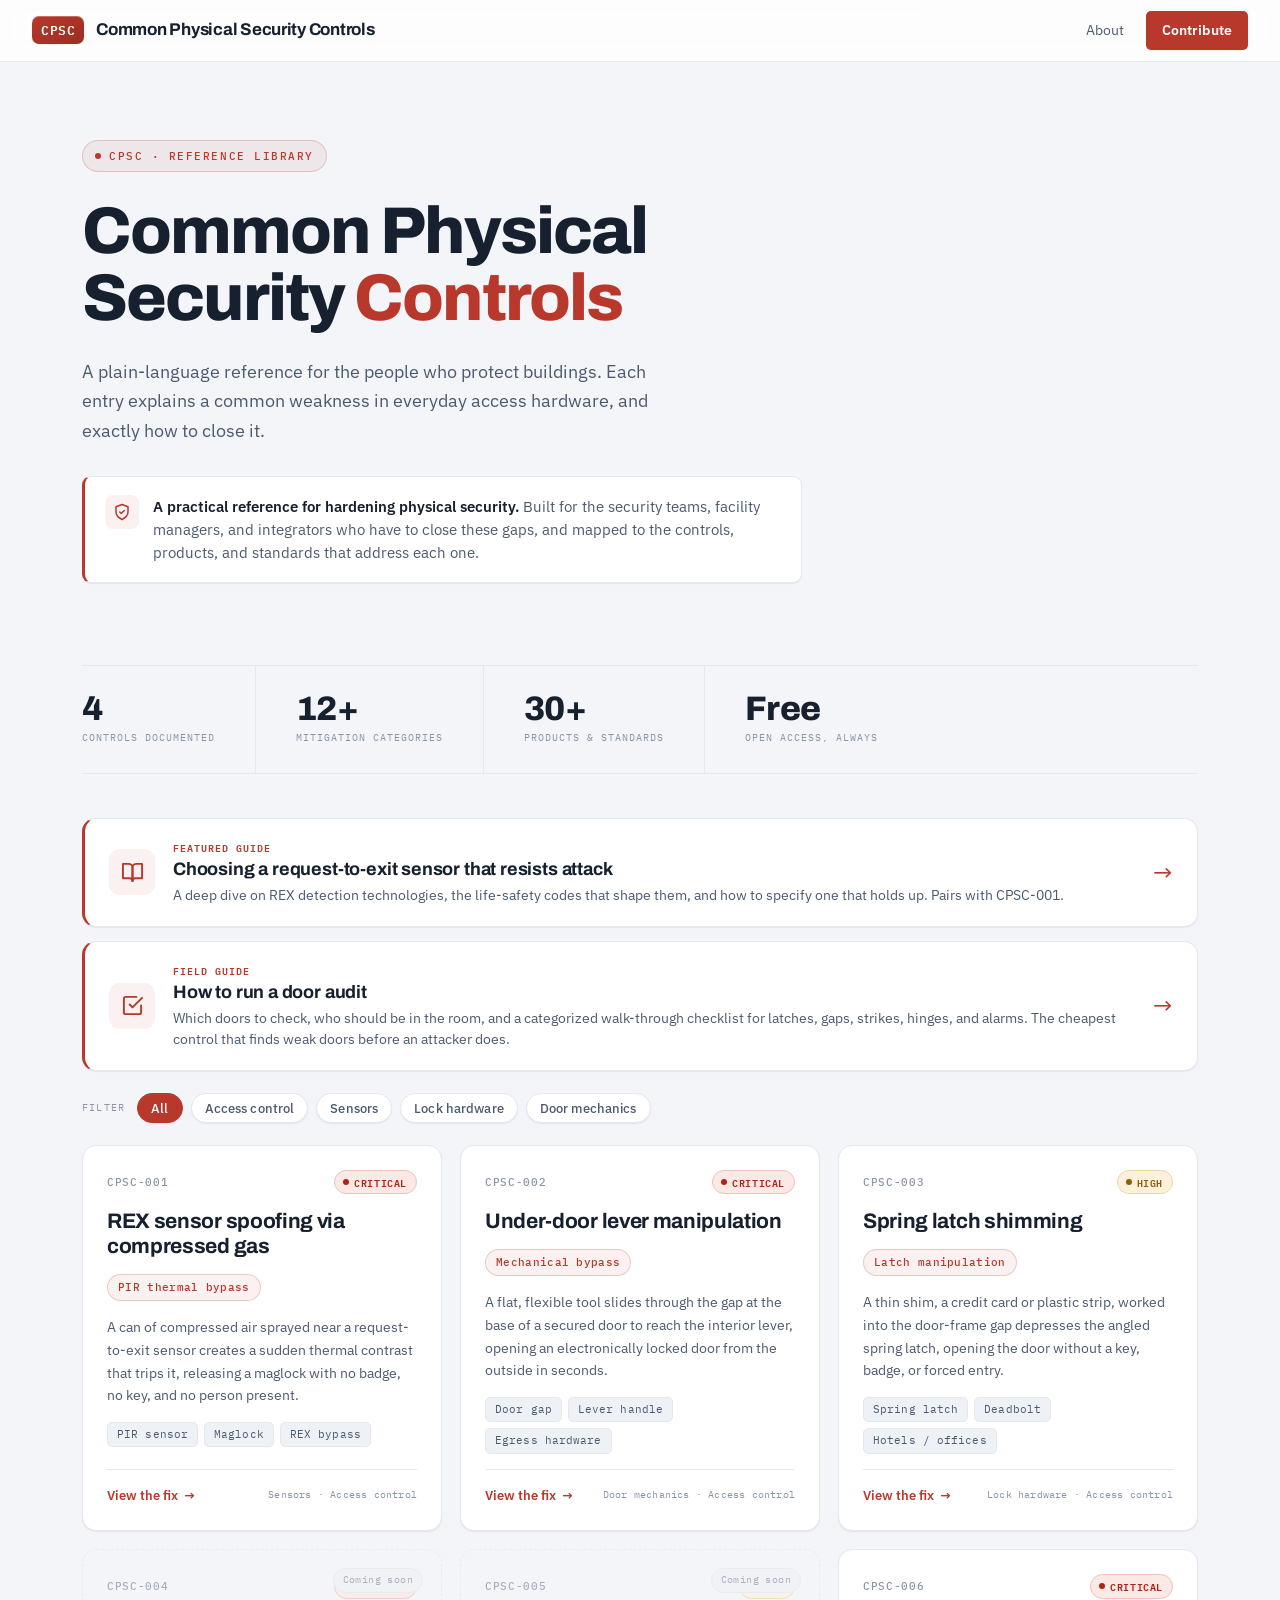
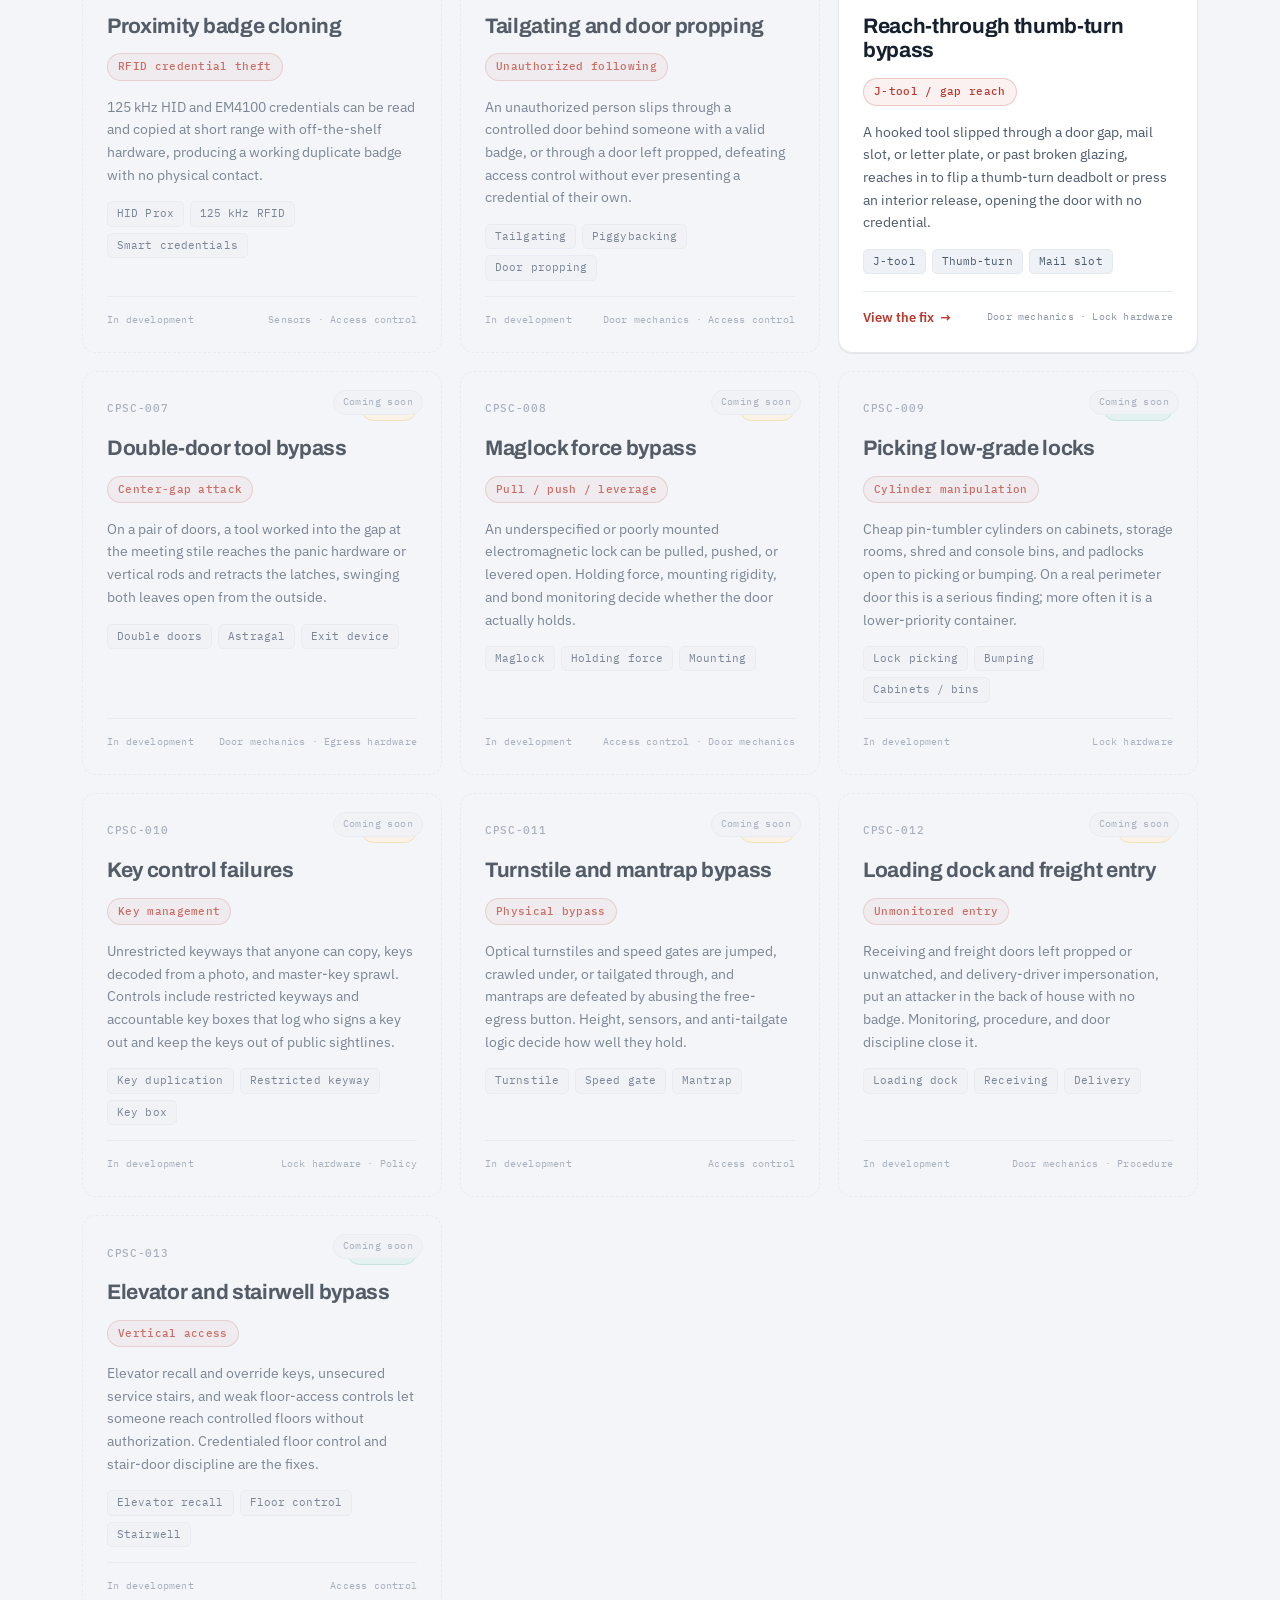
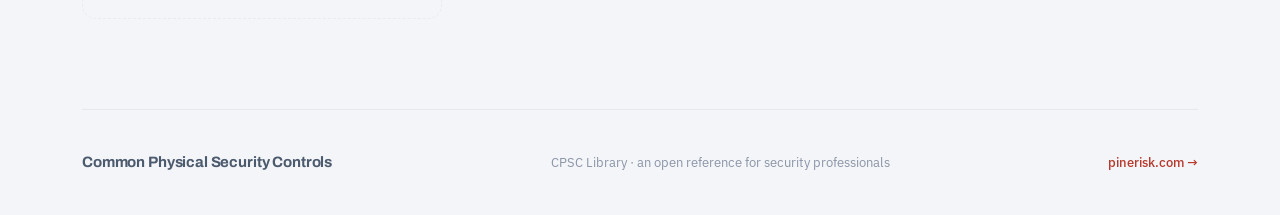
<file: index.html>
<!DOCTYPE html>
<html lang="en">
<head>
  <meta charset="UTF-8">
  <meta name="viewport" content="width=device-width, initial-scale=1.0">
  <title>CPSC · Physical Security Controls Reference</title>
  <meta name="description" content="A defensive reference library for physical security teams. Each entry pairs a common weakness with the controls, products, and standards that close it.">
  <link rel="stylesheet" href="style.css">
  <style>
    /* ---- Index-specific ---- */
    .hero {
      padding: 78px 0 30px;
    }
    .hero-eyebrow {
      display: inline-flex;
      align-items: center;
      gap: 8px;
      font-family: var(--font-mono);
      font-size: 11px;
      font-weight: 500;
      color: var(--accent);
      text-transform: uppercase;
      letter-spacing: 0.14em;
      background: var(--accent-dim);
      border: 1px solid var(--accent-border);
      padding: 6px 12px;
      border-radius: 999px;
      margin-bottom: 26px;
    }
    .hero-eyebrow::before {
      content: '';
      width: 6px; height: 6px; border-radius: 50%;
      background: var(--accent);
    }
    .hero h1 {
      font-family: var(--font-display);
      font-size: clamp(38px, 6vw, 66px);
      font-weight: 800;
      line-height: 1.02;
      letter-spacing: -0.03em;
      max-width: 860px;
      margin-bottom: 24px;
      text-wrap: balance;
    }
    .hero h1 em { font-style: normal; color: var(--accent); }
    .hero-desc {
      font-size: 18px;
      color: var(--text-secondary);
      max-width: 600px;
      line-height: 1.65;
    }

    /* Mission strip */
    .mission {
      display: flex;
      align-items: flex-start;
      gap: 14px;
      max-width: 720px;
      margin-top: 30px;
      padding: 18px 20px;
      background: var(--bg-surface);
      border: 1px solid var(--border);
      border-left: 3px solid var(--accent);
      border-radius: var(--r-md);
      box-shadow: var(--shadow-sm);
    }
    .mission-icon {
      flex-shrink: 0;
      width: 34px; height: 34px;
      display: grid; place-items: center;
      background: var(--accent-dim);
      border-radius: 8px;
      color: var(--accent);
    }
    .mission p {
      font-size: 14.5px;
      color: var(--text-secondary);
      line-height: 1.6;
    }
    .mission strong { color: var(--text-primary); font-weight: 600; }

    /* Stats */
    .stats-bar {
      display: flex;
      gap: 0;
      margin: 52px 0 8px;
      border-top: 1px solid var(--border);
      border-bottom: 1px solid var(--border);
    }
    .stat {
      padding: 26px 40px 26px 0;
      display: flex;
      flex-direction: column;
      gap: 4px;
    }
    .stat:not(:last-child) {
      margin-right: 40px;
      border-right: 1px solid var(--border);
      padding-right: 40px;
    }
    .stat-value {
      font-family: var(--font-display);
      font-size: 34px;
      font-weight: 800;
      letter-spacing: -0.02em;
      color: var(--text-primary);
      line-height: 1;
      font-variant-numeric: tabular-nums;
    }
    .stat-label {
      font-family: var(--font-mono);
      font-size: 10px;
      color: var(--text-muted);
      text-transform: uppercase;
      letter-spacing: 0.1em;
    }

    /* Vuln cards */
    .vuln-grid-section { padding-bottom: 90px; }

    .vuln-card {
      background: var(--bg-surface);
      border: 1px solid var(--border);
      border-radius: var(--r-lg);
      padding: 24px;
      display: flex;
      flex-direction: column;
      gap: 15px;
      transition: border-color 0.2s, transform 0.2s, box-shadow 0.2s;
      box-shadow: var(--shadow-sm);
      position: relative;
    }
    .vuln-card:hover {
      border-color: var(--border-hover);
      transform: translateY(-3px);
      box-shadow: var(--shadow-lg);
    }
    .vuln-card.coming-soon {
      background: transparent;
      border-style: dashed;
      box-shadow: none;
      opacity: 0.72;
      pointer-events: none;
    }

    .card-top {
      display: flex;
      justify-content: space-between;
      align-items: center;
    }
    .card-title {
      font-family: var(--font-display);
      font-size: 21px;
      font-weight: 700;
      line-height: 1.18;
      letter-spacing: -0.015em;
    }
    .card-vector-tag {
      font-family: var(--font-mono);
      font-size: 10.5px;
      font-weight: 500;
      color: var(--accent);
      background: var(--accent-dim);
      border: 1px solid var(--accent-border);
      padding: 4px 10px;
      border-radius: 999px;
      letter-spacing: 0.03em;
      width: fit-content;
    }
    .card-desc {
      font-size: 14px;
      color: var(--text-secondary);
      line-height: 1.62;
    }
    .card-tags { display: flex; flex-wrap: wrap; gap: 6px; }
    .card-footer {
      display: flex;
      justify-content: space-between;
      align-items: center;
      padding-top: 15px;
      border-top: 1px solid var(--border);
      margin-top: auto;
    }
    .card-cta {
      font-size: 13px;
      font-weight: 600;
      color: var(--accent);
      display: inline-flex;
      align-items: center;
      gap: 6px;
    }
    .card-cta .arw { transition: transform 0.18s; }
    .vuln-card:hover .card-cta .arw { transform: translateX(3px); }
    .card-meta {
      font-family: var(--font-mono);
      font-size: 10px;
      color: var(--text-muted);
      letter-spacing: 0.02em;
    }

    .coming-soon-label {
      font-family: var(--font-mono);
      font-size: 10px;
      background: var(--bg-elevated);
      border: 1px solid var(--border);
      color: var(--text-muted);
      padding: 3px 9px;
      border-radius: 999px;
      position: absolute;
      top: 18px;
      right: 18px;
      letter-spacing: 0.04em;
    }

    @media (max-width: 760px) {
      .hero { padding: 52px 0 24px; }
      .stats-bar { flex-wrap: wrap; }
      .stat { padding: 20px 24px 20px 0; }
      .stat:not(:last-child) { border-right: none; margin-right: 24px; padding-right: 24px; }
    }
  </style>
</head>
<body>

  <header class="site-header">
    <a href="/" class="site-logo">
      <span class="logo-mark">CPSC</span>
      <span class="logo-word">Common Physical Security Controls</span>
    </a>
    <nav class="header-nav">
      <a href="about.html">About</a>
      <a href="about.html#contribute" class="btn-cta">Contribute</a>
    </nav>
  </header>

  <main class="page-wrap">

    <!-- Hero -->
    <section class="hero">
      <span class="hero-eyebrow">CPSC · Reference Library</span>
      <h1>Common Physical Security <em>Controls</em></h1>
      <p class="hero-desc">
        A plain-language reference for the people who protect buildings. Each entry explains
        a common weakness in everyday access hardware, and exactly how to close it.
      </p>

      <div class="mission">
        <div class="mission-icon" aria-hidden="true">
          <svg width="18" height="18" viewBox="0 0 24 24" fill="none" stroke="currentColor" stroke-width="2" stroke-linecap="round" stroke-linejoin="round">
            <path d="M12 22s8-4 8-10V5l-8-3-8 3v7c0 6 8 10 8 10z"/>
            <path d="M9 12l2 2 4-4"/>
          </svg>
        </div>
        <p>
          <strong>A practical reference for hardening physical security.</strong>
          Built for the security teams, facility managers, and integrators who have to close
          these gaps, and mapped to the controls, products, and standards that address each one.
        </p>
      </div>
    </section>

    <!-- Stats -->
    <div class="stats-bar">
      <div class="stat">
        <div class="stat-value">4</div>
        <div class="stat-label">Controls documented</div>
      </div>
      <div class="stat">
        <div class="stat-value">12+</div>
        <div class="stat-label">Mitigation categories</div>
      </div>
      <div class="stat">
        <div class="stat-value">30+</div>
        <div class="stat-label">Products &amp; standards</div>
      </div>
      <div class="stat">
        <div class="stat-value">Free</div>
        <div class="stat-label">Open access, always</div>
      </div>
    </div>

    <!-- Featured guide -->
    <a class="deepdive-cta" href="rex-sensors.html" style="margin: 44px 0 4px;">
      <div class="dd-icon" aria-hidden="true">
        <svg viewBox="0 0 24 24" fill="none" stroke="currentColor" stroke-width="2" stroke-linecap="round" stroke-linejoin="round"><path d="M2 3h6a4 4 0 0 1 4 4v14a3 3 0 0 0-3-3H2z"/><path d="M22 3h-6a4 4 0 0 0-4 4v14a3 3 0 0 1 3-3h7z"/></svg>
      </div>
      <div>
        <div class="dd-eyebrow">Featured guide</div>
        <div class="dd-title">Choosing a request-to-exit sensor that resists attack</div>
        <div class="dd-desc">A deep dive on REX detection technologies, the life-safety codes that shape them, and how to specify one that holds up. Pairs with CPSC-001.</div>
      </div>
      <span class="dd-arrow" aria-hidden="true">&rarr;</span>
    </a>

    <!-- Featured guide: door audits -->
    <a class="deepdive-cta" href="door-audits.html" style="margin: 14px 0 4px;">
      <div class="dd-icon" aria-hidden="true">
        <svg viewBox="0 0 24 24" fill="none" stroke="currentColor" stroke-width="2" stroke-linecap="round" stroke-linejoin="round"><path d="M9 11l3 3L22 4"/><path d="M21 12v7a2 2 0 0 1-2 2H5a2 2 0 0 1-2-2V5a2 2 0 0 1 2-2h11"/></svg>
      </div>
      <div>
        <div class="dd-eyebrow">Field guide</div>
        <div class="dd-title">How to run a door audit</div>
        <div class="dd-desc">Which doors to check, who should be in the room, and a categorized walk-through checklist for latches, gaps, strikes, hinges, and alarms. The cheapest control that finds weak doors before an attacker does.</div>
      </div>
      <span class="dd-arrow" aria-hidden="true">&rarr;</span>
    </a>

    <!-- Filter + Grid -->
    <div class="vuln-grid-section">
      <div class="filter-bar">
        <span class="filter-label">Filter</span>
        <button class="filter-btn active" data-filter="all">All</button>
        <button class="filter-btn" data-filter="access-control">Access control</button>
        <button class="filter-btn" data-filter="sensor">Sensors</button>
        <button class="filter-btn" data-filter="lock">Lock hardware</button>
        <button class="filter-btn" data-filter="door">Door mechanics</button>
      </div>

      <div class="card-grid" id="vuln-grid">

        <!-- CPSC-001 -->
        <a href="canned-air.html" class="vuln-card" data-cats="access-control sensor">
          <div class="card-top">
            <span class="card-number">CPSC-001</span>
            <span class="severity-badge sev-critical">Critical</span>
          </div>
          <div class="card-title">REX sensor spoofing via compressed gas</div>
          <div class="card-vector-tag">PIR thermal bypass</div>
          <p class="card-desc">
            A can of compressed air sprayed near a request-to-exit sensor creates a sudden thermal
            contrast that trips it, releasing a maglock with no badge, no key, and no person present.
          </p>
          <div class="card-tags">
            <span class="tag">PIR sensor</span>
            <span class="tag">Maglock</span>
            <span class="tag">REX bypass</span>
          </div>
          <div class="card-footer">
            <span class="card-cta">View the fix <span class="arw">→</span></span>
            <span class="card-meta">Sensors · Access control</span>
          </div>
        </a>

        <!-- CPSC-002 -->
        <a href="under-door.html" class="vuln-card" data-cats="access-control door">
          <div class="card-top">
            <span class="card-number">CPSC-002</span>
            <span class="severity-badge sev-critical">Critical</span>
          </div>
          <div class="card-title">Under-door lever manipulation</div>
          <div class="card-vector-tag">Mechanical bypass</div>
          <p class="card-desc">
            A flat, flexible tool slides through the gap at the base of a secured door to reach the
            interior lever, opening an electronically locked door from the outside in seconds.
          </p>
          <div class="card-tags">
            <span class="tag">Door gap</span>
            <span class="tag">Lever handle</span>
            <span class="tag">Egress hardware</span>
          </div>
          <div class="card-footer">
            <span class="card-cta">View the fix <span class="arw">→</span></span>
            <span class="card-meta">Door mechanics · Access control</span>
          </div>
        </a>

        <!-- CPSC-003 -->
        <a href="lock-shimming.html" class="vuln-card" data-cats="access-control lock">
          <div class="card-top">
            <span class="card-number">CPSC-003</span>
            <span class="severity-badge sev-high">High</span>
          </div>
          <div class="card-title">Spring latch shimming</div>
          <div class="card-vector-tag">Latch manipulation</div>
          <p class="card-desc">
            A thin shim, a credit card or plastic strip, worked into the door-frame gap depresses
            the angled spring latch, opening the door without a key, badge, or forced entry.
          </p>
          <div class="card-tags">
            <span class="tag">Spring latch</span>
            <span class="tag">Deadbolt</span>
            <span class="tag">Hotels / offices</span>
          </div>
          <div class="card-footer">
            <span class="card-cta">View the fix <span class="arw">→</span></span>
            <span class="card-meta">Lock hardware · Access control</span>
          </div>
        </a>

        <!-- CPSC-004 coming soon -->
        <div class="vuln-card coming-soon" data-cats="access-control sensor">
          <div class="coming-soon-label">Coming soon</div>
          <div class="card-top">
            <span class="card-number">CPSC-004</span>
            <span class="severity-badge sev-critical">Critical</span>
          </div>
          <div class="card-title">Proximity badge cloning</div>
          <div class="card-vector-tag">RFID credential theft</div>
          <p class="card-desc">
            125 kHz HID and EM4100 credentials can be read and copied at short range with off-the-shelf
            hardware, producing a working duplicate badge with no physical contact.
          </p>
          <div class="card-tags">
            <span class="tag">HID Prox</span>
            <span class="tag">125 kHz RFID</span>
            <span class="tag">Smart credentials</span>
          </div>
          <div class="card-footer">
            <span class="card-meta" style="color: var(--text-muted)">In development</span>
            <span class="card-meta">Sensors · Access control</span>
          </div>
        </div>

        <!-- CPSC-005 coming soon -->
        <div class="vuln-card coming-soon" data-cats="access-control door">
          <div class="coming-soon-label">Coming soon</div>
          <div class="card-top">
            <span class="card-number">CPSC-005</span>
            <span class="severity-badge sev-high">High</span>
          </div>
          <div class="card-title">Tailgating and door propping</div>
          <div class="card-vector-tag">Unauthorized following</div>
          <p class="card-desc">
            An unauthorized person slips through a controlled door behind someone with a valid
            badge, or through a door left propped, defeating access control without ever presenting
            a credential of their own.
          </p>
          <div class="card-tags">
            <span class="tag">Tailgating</span>
            <span class="tag">Piggybacking</span>
            <span class="tag">Door propping</span>
          </div>
          <div class="card-footer">
            <span class="card-meta" style="color: var(--text-muted)">In development</span>
            <span class="card-meta">Door mechanics · Access control</span>
          </div>
        </div>

        <!-- CPSC-006 -->
        <a href="reach-through.html" class="vuln-card" data-cats="access-control door lock">
          <div class="card-top">
            <span class="card-number">CPSC-006</span>
            <span class="severity-badge sev-critical">Critical</span>
          </div>
          <div class="card-title">Reach-through thumb-turn bypass</div>
          <div class="card-vector-tag">J-tool / gap reach</div>
          <p class="card-desc">
            A hooked tool slipped through a door gap, mail slot, or letter plate, or past broken
            glazing, reaches in to flip a thumb-turn deadbolt or press an interior release, opening
            the door with no credential.
          </p>
          <div class="card-tags">
            <span class="tag">J-tool</span>
            <span class="tag">Thumb-turn</span>
            <span class="tag">Mail slot</span>
          </div>
          <div class="card-footer">
            <span class="card-cta">View the fix <span class="arw">→</span></span>
            <span class="card-meta">Door mechanics · Lock hardware</span>
          </div>
        </a>

        <!-- CPSC-007 coming soon -->
        <div class="vuln-card coming-soon" data-cats="access-control door">
          <div class="coming-soon-label">Coming soon</div>
          <div class="card-top">
            <span class="card-number">CPSC-007</span>
            <span class="severity-badge sev-high">High</span>
          </div>
          <div class="card-title">Double-door tool bypass</div>
          <div class="card-vector-tag">Center-gap attack</div>
          <p class="card-desc">
            On a pair of doors, a tool worked into the gap at the meeting stile reaches the panic
            hardware or vertical rods and retracts the latches, swinging both leaves open from the
            outside.
          </p>
          <div class="card-tags">
            <span class="tag">Double doors</span>
            <span class="tag">Astragal</span>
            <span class="tag">Exit device</span>
          </div>
          <div class="card-footer">
            <span class="card-meta" style="color: var(--text-muted)">In development</span>
            <span class="card-meta">Door mechanics · Egress hardware</span>
          </div>
        </div>

        <!-- CPSC-008 coming soon -->
        <div class="vuln-card coming-soon" data-cats="access-control door">
          <div class="coming-soon-label">Coming soon</div>
          <div class="card-top">
            <span class="card-number">CPSC-008</span>
            <span class="severity-badge sev-high">High</span>
          </div>
          <div class="card-title">Maglock force bypass</div>
          <div class="card-vector-tag">Pull / push / leverage</div>
          <p class="card-desc">
            An underspecified or poorly mounted electromagnetic lock can be pulled, pushed, or
            levered open. Holding force, mounting rigidity, and bond monitoring decide whether the
            door actually holds.
          </p>
          <div class="card-tags">
            <span class="tag">Maglock</span>
            <span class="tag">Holding force</span>
            <span class="tag">Mounting</span>
          </div>
          <div class="card-footer">
            <span class="card-meta" style="color: var(--text-muted)">In development</span>
            <span class="card-meta">Access control · Door mechanics</span>
          </div>
        </div>

        <!-- CPSC-009 coming soon -->
        <div class="vuln-card coming-soon" data-cats="lock">
          <div class="coming-soon-label">Coming soon</div>
          <div class="card-top">
            <span class="card-number">CPSC-009</span>
            <span class="severity-badge sev-medium">Medium</span>
          </div>
          <div class="card-title">Picking low-grade locks</div>
          <div class="card-vector-tag">Cylinder manipulation</div>
          <p class="card-desc">
            Cheap pin-tumbler cylinders on cabinets, storage rooms, shred and console bins, and
            padlocks open to picking or bumping. On a real perimeter door this is a serious finding;
            more often it is a lower-priority container.
          </p>
          <div class="card-tags">
            <span class="tag">Lock picking</span>
            <span class="tag">Bumping</span>
            <span class="tag">Cabinets / bins</span>
          </div>
          <div class="card-footer">
            <span class="card-meta" style="color: var(--text-muted)">In development</span>
            <span class="card-meta">Lock hardware</span>
          </div>
        </div>

        <!-- CPSC-010 coming soon -->
        <div class="vuln-card coming-soon" data-cats="lock">
          <div class="coming-soon-label">Coming soon</div>
          <div class="card-top">
            <span class="card-number">CPSC-010</span>
            <span class="severity-badge sev-high">High</span>
          </div>
          <div class="card-title">Key control failures</div>
          <div class="card-vector-tag">Key management</div>
          <p class="card-desc">
            Unrestricted keyways that anyone can copy, keys decoded from a photo, and master-key
            sprawl. Controls include restricted keyways and accountable key boxes that log who signs
            a key out and keep the keys out of public sightlines.
          </p>
          <div class="card-tags">
            <span class="tag">Key duplication</span>
            <span class="tag">Restricted keyway</span>
            <span class="tag">Key box</span>
          </div>
          <div class="card-footer">
            <span class="card-meta" style="color: var(--text-muted)">In development</span>
            <span class="card-meta">Lock hardware · Policy</span>
          </div>
        </div>

        <!-- CPSC-011 coming soon -->
        <div class="vuln-card coming-soon" data-cats="access-control">
          <div class="coming-soon-label">Coming soon</div>
          <div class="card-top">
            <span class="card-number">CPSC-011</span>
            <span class="severity-badge sev-high">High</span>
          </div>
          <div class="card-title">Turnstile and mantrap bypass</div>
          <div class="card-vector-tag">Physical bypass</div>
          <p class="card-desc">
            Optical turnstiles and speed gates are jumped, crawled under, or tailgated through, and
            mantraps are defeated by abusing the free-egress button. Height, sensors, and
            anti-tailgate logic decide how well they hold.
          </p>
          <div class="card-tags">
            <span class="tag">Turnstile</span>
            <span class="tag">Speed gate</span>
            <span class="tag">Mantrap</span>
          </div>
          <div class="card-footer">
            <span class="card-meta" style="color: var(--text-muted)">In development</span>
            <span class="card-meta">Access control</span>
          </div>
        </div>

        <!-- CPSC-012 coming soon -->
        <div class="vuln-card coming-soon" data-cats="access-control door">
          <div class="coming-soon-label">Coming soon</div>
          <div class="card-top">
            <span class="card-number">CPSC-012</span>
            <span class="severity-badge sev-high">High</span>
          </div>
          <div class="card-title">Loading dock and freight entry</div>
          <div class="card-vector-tag">Unmonitored entry</div>
          <p class="card-desc">
            Receiving and freight doors left propped or unwatched, and delivery-driver
            impersonation, put an attacker in the back of house with no badge. Monitoring,
            procedure, and door discipline close it.
          </p>
          <div class="card-tags">
            <span class="tag">Loading dock</span>
            <span class="tag">Receiving</span>
            <span class="tag">Delivery</span>
          </div>
          <div class="card-footer">
            <span class="card-meta" style="color: var(--text-muted)">In development</span>
            <span class="card-meta">Door mechanics · Procedure</span>
          </div>
        </div>

        <!-- CPSC-013 coming soon -->
        <div class="vuln-card coming-soon" data-cats="access-control">
          <div class="coming-soon-label">Coming soon</div>
          <div class="card-top">
            <span class="card-number">CPSC-013</span>
            <span class="severity-badge sev-medium">Medium</span>
          </div>
          <div class="card-title">Elevator and stairwell bypass</div>
          <div class="card-vector-tag">Vertical access</div>
          <p class="card-desc">
            Elevator recall and override keys, unsecured service stairs, and weak floor-access
            controls let someone reach controlled floors without authorization. Credentialed floor
            control and stair-door discipline are the fixes.
          </p>
          <div class="card-tags">
            <span class="tag">Elevator recall</span>
            <span class="tag">Floor control</span>
            <span class="tag">Stairwell</span>
          </div>
          <div class="card-footer">
            <span class="card-meta" style="color: var(--text-muted)">In development</span>
            <span class="card-meta">Access control</span>
          </div>
        </div>

      </div><!-- /card-grid -->
    </div>

  </main>

  <footer class="page-wrap">
    <div class="site-footer">
      <span class="footer-brand">Common Physical Security Controls</span>
      <span>CPSC Library · an open reference for security professionals</span>
      <a href="https://pinerisk.com" class="footer-link">pinerisk.com →</a>
    </div>
  </footer>

  <script>
    // Category filter
    const btns = document.querySelectorAll('.filter-btn');
    const cards = document.querySelectorAll('#vuln-grid .vuln-card');

    btns.forEach(btn => {
      btn.addEventListener('click', () => {
        btns.forEach(b => b.classList.remove('active'));
        btn.classList.add('active');
        const filter = btn.dataset.filter;
        cards.forEach(card => {
          const cats = (card.dataset.cats || '').split(' ');
          card.style.display = (filter === 'all' || cats.includes(filter)) ? '' : 'none';
        });
      });
    });
  </script>

</body>
</html>
</file>
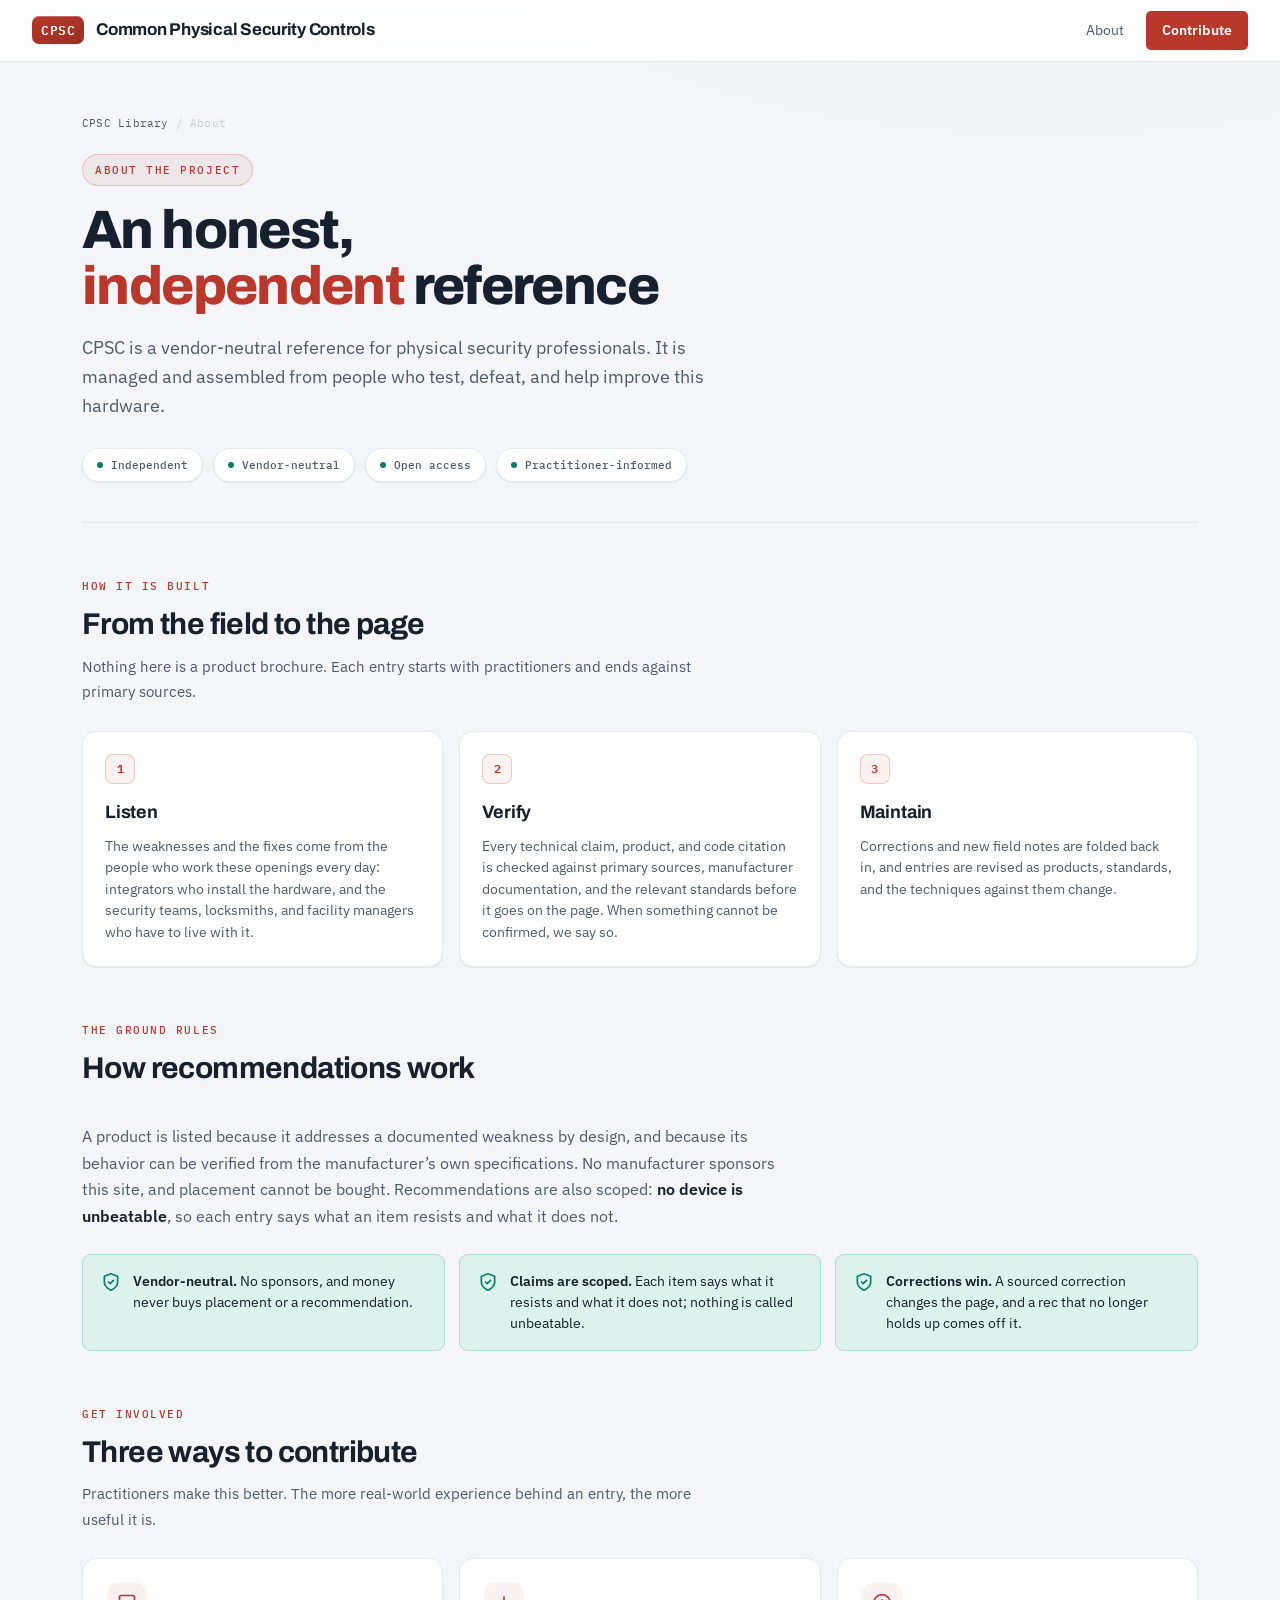
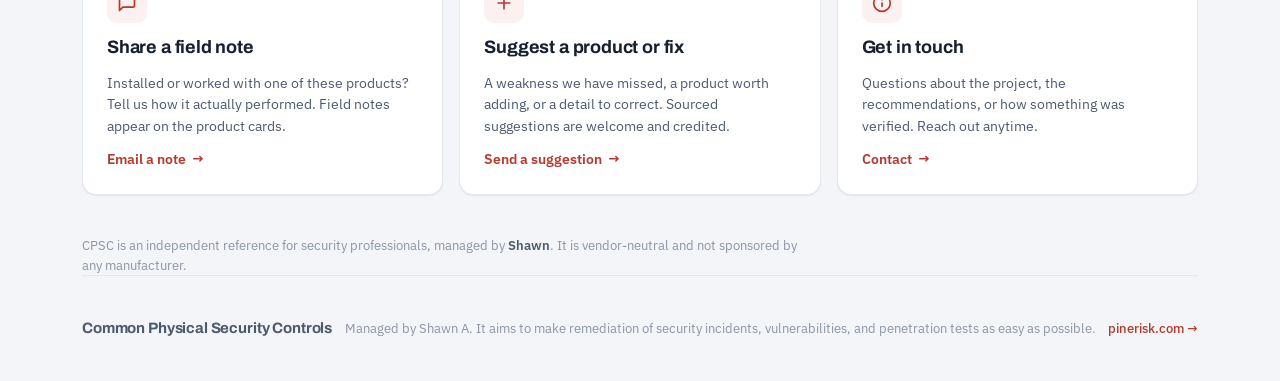
<file: about.html>
<!DOCTYPE html>
<html lang="en">
<head>
  <meta charset="UTF-8">
  <meta name="viewport" content="width=device-width, initial-scale=1.0">
  <title>About the CPSC Project</title>
  <meta name="description" content="About the Common Physical Security Controls reference: an independent, vendor-neutral reference for security professionals, managed by Shawn and assembled from practitioner feedback and primary sources.">
  <link rel="stylesheet" href="style.css">
  <style>
    .about-hero { padding: 52px 0 40px; border-bottom: 1px solid var(--border); }
    .about-hero h1 {
      font-family: var(--font-display);
      font-size: clamp(34px, 5vw, 54px);
      font-weight: 800;
      letter-spacing: -0.03em;
      line-height: 1.04;
      margin: 16px 0 18px;
      max-width: 720px;
      text-wrap: balance;
    }
    .about-hero h1 em { font-style: normal; color: var(--accent); }
    .about-lede { font-size: 18px; color: var(--text-secondary); max-width: 660px; line-height: 1.62; }
    .about-lede a { color: var(--accent); font-weight: 600; }

    .who-strip { display: flex; flex-wrap: wrap; gap: 10px; margin-top: 28px; }
    .who-chip {
      font-family: var(--font-mono); font-size: 11px; font-weight: 500;
      color: var(--text-secondary); background: var(--bg-surface);
      border: 1px solid var(--border); border-radius: 999px; padding: 7px 14px;
      display: inline-flex; align-items: center; gap: 8px; box-shadow: var(--shadow-sm);
    }
    .who-chip::before { content: ''; width: 6px; height: 6px; border-radius: 50%; background: var(--medium-text); }

    .about-section { padding: 54px 0 0; }
    .about-section .section-header { padding: 0 0 26px; }
    .prose-col { max-width: 720px; }
    .prose-col p { font-size: 15.5px; color: var(--text-secondary); line-height: 1.72; margin-bottom: 16px; }
    .prose-col p:last-child { margin-bottom: 0; }
    .prose-col strong { color: var(--text-primary); font-weight: 600; }
    .prose-col a { color: var(--accent); font-weight: 600; }

    /* numbered steps */
    .steps { display: grid; grid-template-columns: repeat(auto-fit, minmax(280px, 1fr)); gap: 16px; }
    .step {
      background: var(--bg-surface); border: 1px solid var(--border);
      border-radius: var(--r-lg); padding: 22px; box-shadow: var(--shadow-sm);
    }
    .step-n {
      font-family: var(--font-mono); font-size: 12px; font-weight: 600;
      color: var(--accent); background: var(--accent-dim);
      border: 1px solid var(--accent-border); width: 30px; height: 30px;
      border-radius: 8px; display: grid; place-items: center; margin-bottom: 14px;
    }
    .step h3 { font-family: var(--font-display); font-size: 18px; font-weight: 700; letter-spacing: -0.01em; margin-bottom: 8px; }
    .step p { font-size: 13.5px; color: var(--text-secondary); line-height: 1.6; }

    /* ground rules */
    .pledge { display: grid; grid-template-columns: repeat(auto-fit, minmax(300px, 1fr)); gap: 14px; }
    .pledge-item {
      display: flex; gap: 12px; align-items: flex-start;
      background: var(--medium-bg); border: 1px solid var(--medium-border);
      border-radius: var(--r-md); padding: 16px 18px;
    }
    .pledge-item svg { flex-shrink: 0; width: 20px; height: 20px; color: var(--medium-text); margin-top: 1px; }
    .pledge-item p { font-size: 13.5px; color: var(--text-primary); line-height: 1.55; }
    .pledge-item strong { font-weight: 600; }

    /* contribute cards */
    .contrib-grid { display: grid; grid-template-columns: repeat(auto-fit, minmax(300px, 1fr)); gap: 16px; }
    .contrib-card {
      display: flex; flex-direction: column; gap: 10px;
      background: var(--bg-surface); border: 1px solid var(--border);
      border-radius: var(--r-lg); padding: 24px; box-shadow: var(--shadow-sm);
      transition: transform 0.2s, box-shadow 0.2s, border-color 0.2s;
    }
    .contrib-card:hover { transform: translateY(-2px); box-shadow: var(--shadow-md); border-color: var(--border-hover); }
    .contrib-icon { width: 40px; height: 40px; display: grid; place-items: center; background: var(--accent-dim); color: var(--accent); border-radius: 10px; }
    .contrib-icon svg { width: 20px; height: 20px; }
    .contrib-card h3 { font-family: var(--font-display); font-size: 18px; font-weight: 700; letter-spacing: -0.01em; }
    .contrib-card p { font-size: 13.5px; color: var(--text-secondary); line-height: 1.6; flex: 1; }
    .contrib-link { font-size: 13.5px; font-weight: 600; color: var(--accent); display: inline-flex; align-items: center; gap: 6px; }
    .contrib-note { font-size: 12.5px; color: var(--text-muted); margin-top: 40px; max-width: 720px; line-height: 1.6; }
    .contrib-note a { color: var(--text-secondary); font-weight: 600; }
  </style>
</head>
<body>

  <header class="site-header">
    <a href="index.html" class="site-logo">
      <span class="logo-mark">CPSC</span>
      <span class="logo-word">Common Physical Security Controls</span>
    </a>
    <nav class="header-nav">
      <a href="about.html">About</a>
      <a href="about.html#contribute" class="btn-cta">Contribute</a>
    </nav>
  </header>

  <main class="page-wrap">

    <!-- Hero -->
    <section class="about-hero">
      <div class="breadcrumb">
        <a href="index.html">CPSC Library</a>
        <span>/</span>
        <span>About</span>
      </div>
      <span class="hero-eyebrow" style="display:inline-flex;align-items:center;gap:8px;font-family:var(--font-mono);font-size:11px;font-weight:500;color:var(--accent);text-transform:uppercase;letter-spacing:0.14em;background:var(--accent-dim);border:1px solid var(--accent-border);padding:6px 12px;border-radius:999px;">About the project</span>
      <h1>An honest, <em>independent</em> reference</h1>
      <p class="about-lede">
        CPSC is a vendor-neutral reference for physical security professionals. It is managed and
        assembled from people who test, defeat, and help improve this hardware.
      </p>
      <div class="who-strip">
        <span class="who-chip">Independent</span>
        <span class="who-chip">Vendor-neutral</span>
        <span class="who-chip">Open access</span>
        <span class="who-chip">Practitioner-informed</span>
      </div>
    </section>

    <!-- How it is built -->
    <section class="about-section">
      <div class="section-header">
        <div class="section-label">How it is built</div>
        <div class="section-title">From the field to the page</div>
        <p class="section-desc">Nothing here is a product brochure. Each entry starts with practitioners and ends against primary sources.</p>
      </div>
      <div class="steps">
        <div class="step">
          <div class="step-n">1</div>
          <h3>Listen</h3>
          <p>The weaknesses and the fixes come from the people who work these openings every day: integrators who install the hardware, and the security teams, locksmiths, and facility managers who have to live with it.</p>
        </div>
        <div class="step">
          <div class="step-n">2</div>
          <h3>Verify</h3>
          <p>Every technical claim, product, and code citation is checked against primary sources, manufacturer documentation, and the relevant standards before it goes on the page. When something cannot be confirmed, we say so.</p>
        </div>
        <div class="step">
          <div class="step-n">3</div>
          <h3>Maintain</h3>
          <p>Corrections and new field notes are folded back in, and entries are revised as products, standards, and the techniques against them change.</p>
        </div>
      </div>
    </section>

    <!-- Ground rules -->
    <section class="about-section">
      <div class="section-header">
        <div class="section-label">The ground rules</div>
        <div class="section-title">How recommendations work</div>
      </div>
      <div class="prose-col" style="margin-bottom: 24px;">
        <p>
          A product is listed because it addresses a documented weakness by design, and because its
          behavior can be verified from the manufacturer&rsquo;s own specifications. No manufacturer
          sponsors this site, and placement cannot be bought. Recommendations are also scoped:
          <strong>no device is unbeatable</strong>, so each entry says what an item resists and
          what it does not.
        </p>
      </div>
      <div class="pledge">
        <div class="pledge-item">
          <svg viewBox="0 0 24 24" fill="none" stroke="currentColor" stroke-width="2" stroke-linecap="round" stroke-linejoin="round"><path d="M12 22s8-4 8-10V5l-8-3-8 3v7c0 6 8 10 8 10z"/><path d="M9 12l2 2 4-4"/></svg>
          <p><strong>Vendor-neutral.</strong> No sponsors, and money never buys placement or a recommendation.</p>
        </div>
        <div class="pledge-item">
          <svg viewBox="0 0 24 24" fill="none" stroke="currentColor" stroke-width="2" stroke-linecap="round" stroke-linejoin="round"><path d="M12 22s8-4 8-10V5l-8-3-8 3v7c0 6 8 10 8 10z"/><path d="M9 12l2 2 4-4"/></svg>
          <p><strong>Claims are scoped.</strong> Each item says what it resists and what it does not; nothing is called unbeatable.</p>
        </div>
        <div class="pledge-item">
          <svg viewBox="0 0 24 24" fill="none" stroke="currentColor" stroke-width="2" stroke-linecap="round" stroke-linejoin="round"><path d="M12 22s8-4 8-10V5l-8-3-8 3v7c0 6 8 10 8 10z"/><path d="M9 12l2 2 4-4"/></svg>
          <p><strong>Corrections win.</strong> A sourced correction changes the page, and a rec that no longer holds up comes off it.</p>
        </div>
      </div>
    </section>

    <!-- Contribute -->
    <section class="about-section" id="contribute">
      <div class="section-header">
        <div class="section-label">Get involved</div>
        <div class="section-title">Three ways to contribute</div>
        <p class="section-desc">Practitioners make this better. The more real-world experience behind an entry, the more useful it is.</p>
      </div>
      <div class="contrib-grid">
        <a class="contrib-card" href="mailto:abels023@umn.edu?subject=CPSC-Note">
          <div class="contrib-icon" aria-hidden="true"><svg viewBox="0 0 24 24" fill="none" stroke="currentColor" stroke-width="2" stroke-linecap="round" stroke-linejoin="round"><path d="M21 15a2 2 0 0 1-2 2H7l-4 4V5a2 2 0 0 1 2-2h14a2 2 0 0 1 2 2z"/></svg></div>
          <h3>Share a field note</h3>
          <p>Installed or worked with one of these products? Tell us how it actually performed. Field notes appear on the product cards.</p>
          <span class="contrib-link">Email a note <span aria-hidden="true">&rarr;</span></span>
        </a>
        <a class="contrib-card" href="mailto:abels023@umn.edu?subject=CPSC-Suggestion">
          <div class="contrib-icon" aria-hidden="true"><svg viewBox="0 0 24 24" fill="none" stroke="currentColor" stroke-width="2" stroke-linecap="round" stroke-linejoin="round"><path d="M12 5v14M5 12h14"/></svg></div>
          <h3>Suggest a product or fix</h3>
          <p>A weakness we have missed, a product worth adding, or a detail to correct. Sourced suggestions are welcome and credited.</p>
          <span class="contrib-link">Send a suggestion <span aria-hidden="true">&rarr;</span></span>
        </a>
        <a class="contrib-card" href="mailto:abels023@umn.edu?subject=CPSC-General">
          <div class="contrib-icon" aria-hidden="true"><svg viewBox="0 0 24 24" fill="none" stroke="currentColor" stroke-width="2" stroke-linecap="round" stroke-linejoin="round"><circle cx="12" cy="12" r="10"/><path d="M12 16v-4M12 8h.01"/></svg></div>
          <h3>Get in touch</h3>
          <p>Questions about the project, the recommendations, or how something was verified. Reach out anytime.</p>
          <span class="contrib-link">Contact <span aria-hidden="true">&rarr;</span></span>
        </a>
      </div>
      <p class="contrib-note">
        CPSC is an independent reference for security professionals, managed by
        <a href="https://cse.umn.edu/tli/shawn-abelson" target="_blank" rel="noopener">Shawn</a>.
        It is vendor-neutral and not sponsored by any manufacturer.
      </p>
    </section>

  </main>

  <footer class="page-wrap">
    <div class="site-footer">
      <span class="footer-brand">Common Physical Security Controls</span>
      <span>Managed by Shawn A. It aims to make remediation of security incidents, vulnerabilities, and penetration tests as easy as possible.</span>
      <a href="https://pinerisk.com" class="footer-link">pinerisk.com →</a>
    </div>
  </footer>

</body>
</html>
</file>
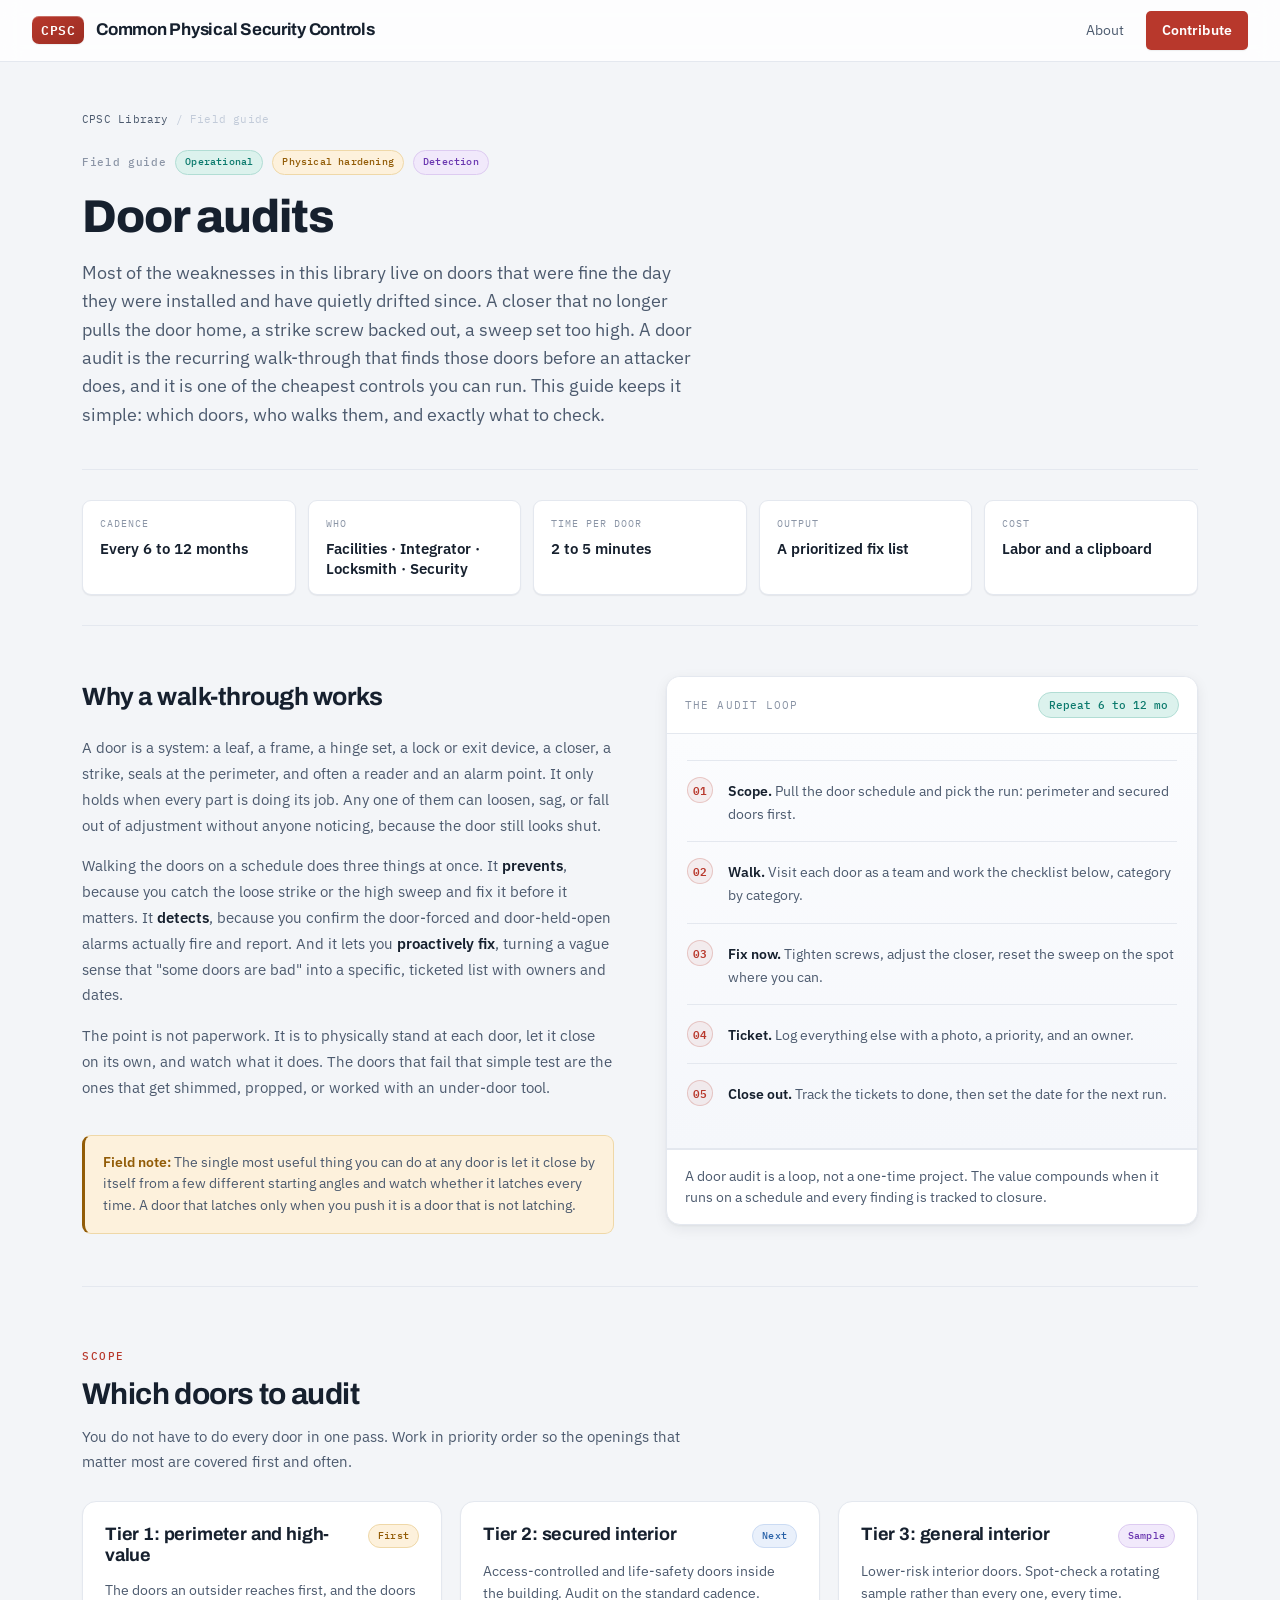
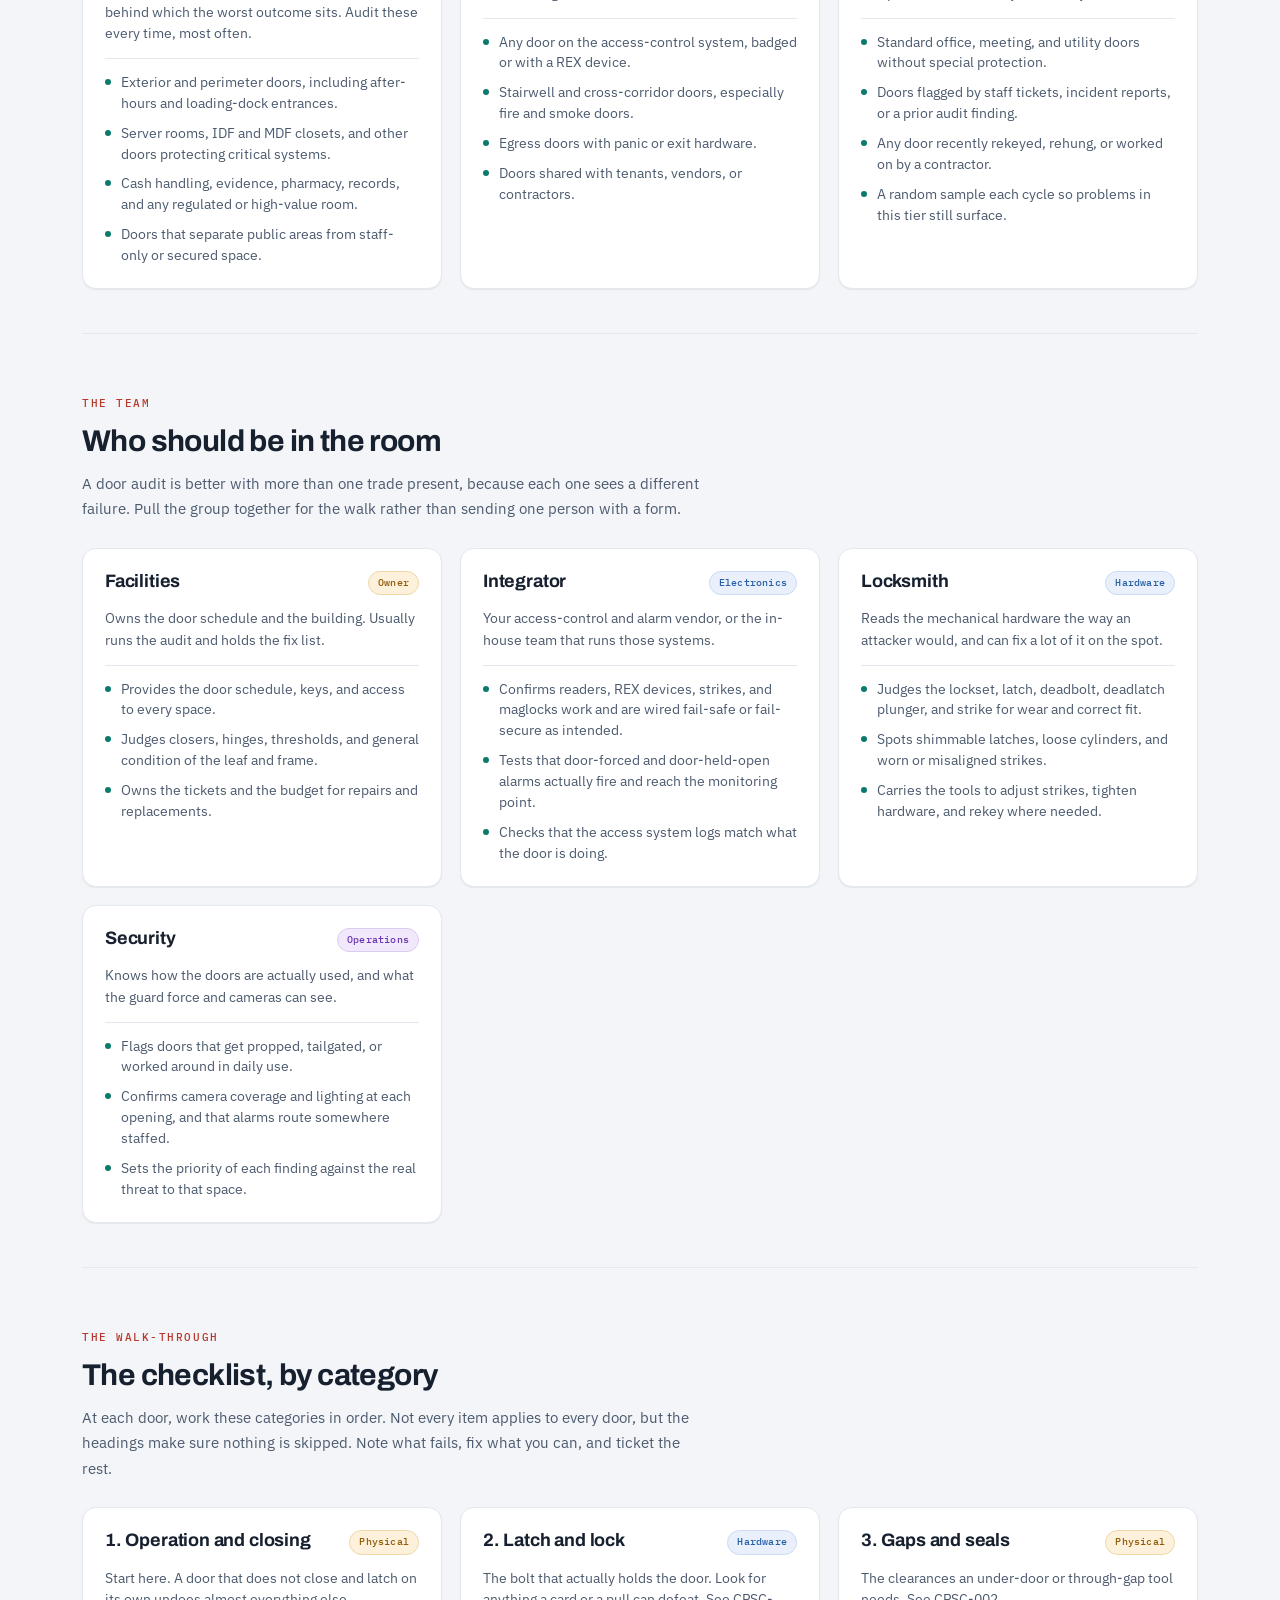
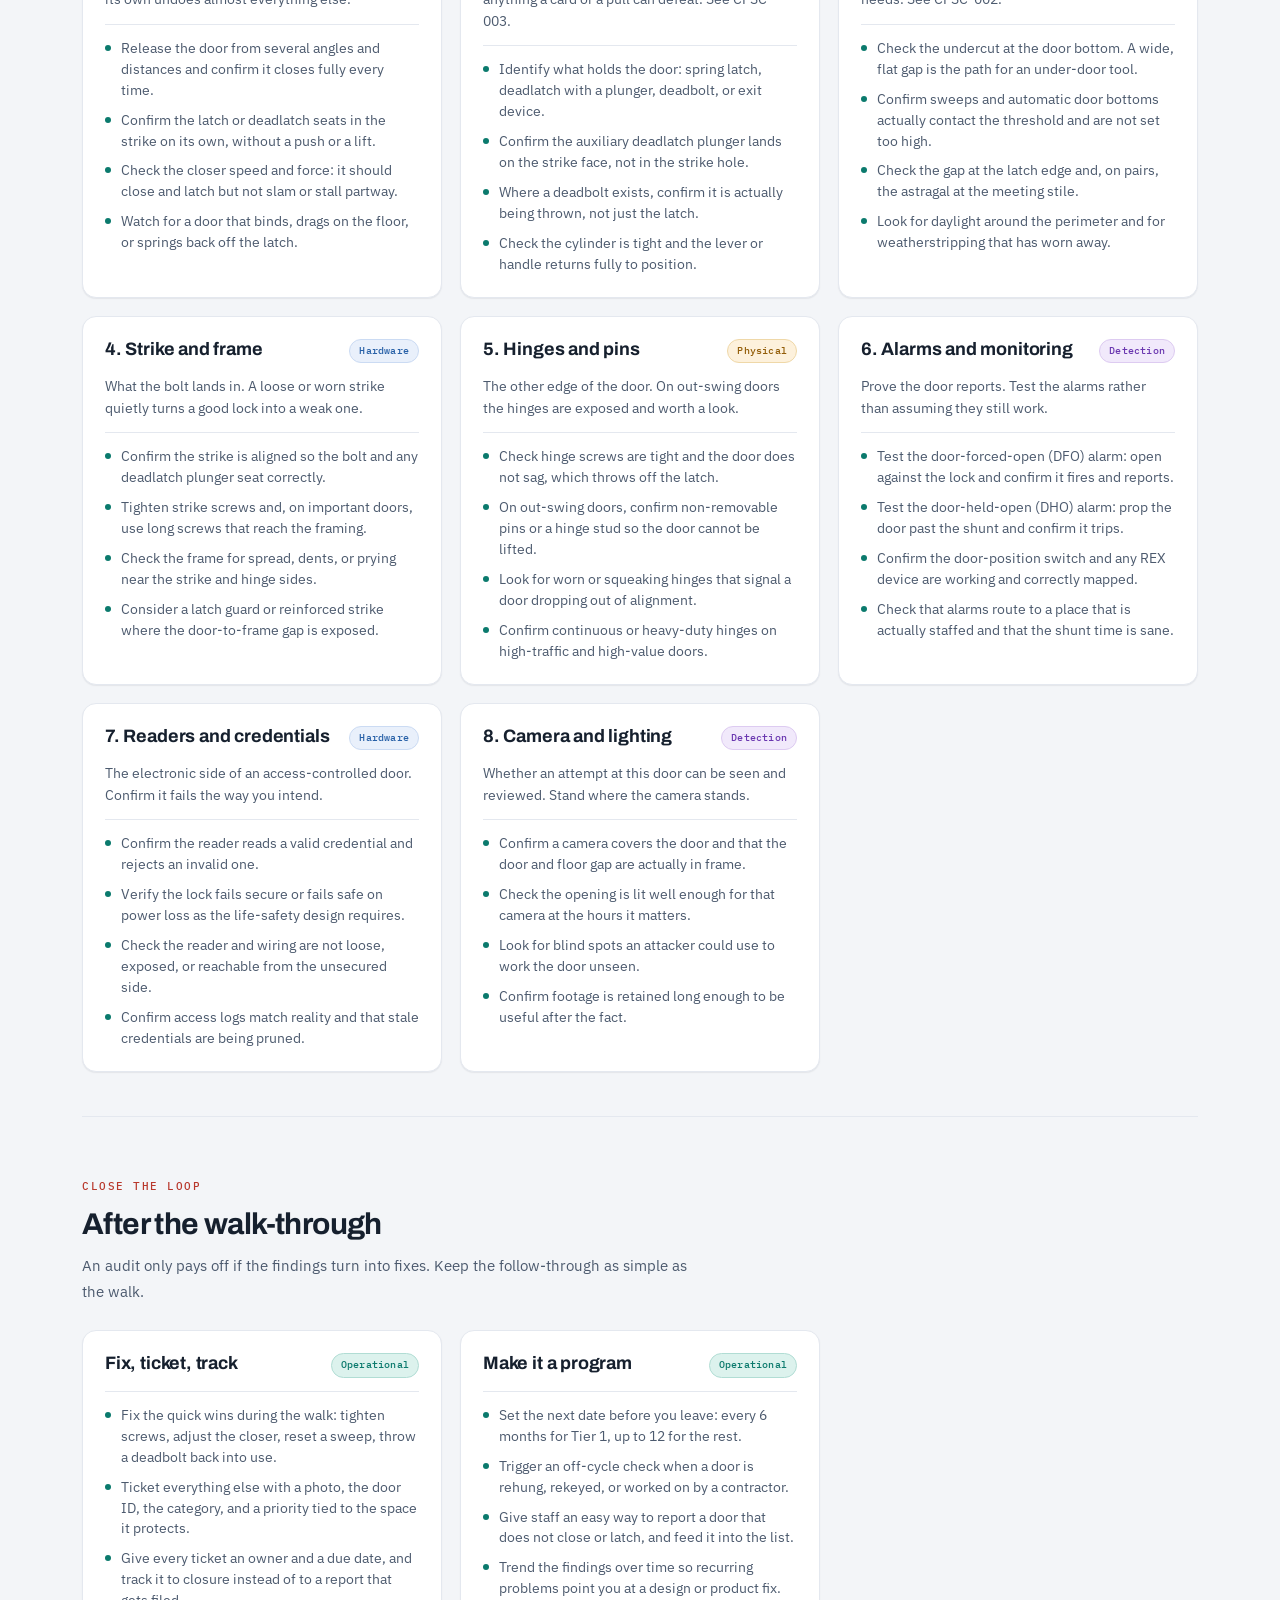
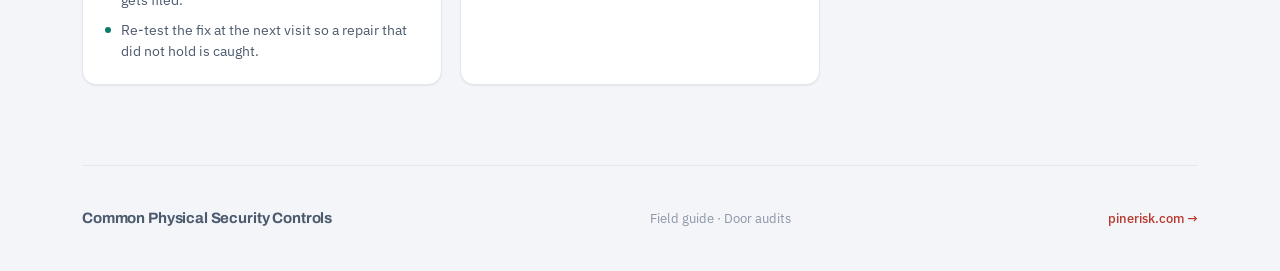
<file: door-audits.html>
<!DOCTYPE html>
<html lang="en">
<head>
  <meta charset="UTF-8">
  <meta name="viewport" content="width=device-width, initial-scale=1.0">
  <title>Door Audits: a field guide | CPSC</title>
  <meta name="description" content="A practical field guide to running a door audit: which doors to check, who should be in the room, and a categorized walk-through checklist for latches, gaps, strikes, hinges, and alarms.">
  <link rel="stylesheet" href="style.css">
</head>
<body>

  <header class="site-header">
    <a href="index.html" class="site-logo">
      <span class="logo-mark">CPSC</span>
      <span class="logo-word">Common Physical Security Controls</span>
    </a>
    <nav class="header-nav">
      <a href="about.html">About</a>
      <a href="about.html#contribute" class="btn-cta">Contribute</a>
    </nav>
  </header>

  <main class="page-wrap">

    <section class="vuln-hero">
      <div class="breadcrumb">
        <a href="index.html">CPSC Library</a>
        <span>/</span>
        <span>Field guide</span>
      </div>
      <div class="vuln-meta-row">
        <span class="card-number">Field guide</span>
        <span class="cat-badge cat-policy">Operational</span>
        <span class="cat-badge cat-phys">Physical hardening</span>
        <span class="cat-badge cat-detect">Detection</span>
      </div>
      <h1>Door audits</h1>
      <p class="lead">
        Most of the weaknesses in this library live on doors that were fine the day they were
        installed and have quietly drifted since. A closer that no longer pulls the door home, a
        strike screw backed out, a sweep set too high. A door audit is the recurring walk-through
        that finds those doors before an attacker does, and it is one of the cheapest controls you
        can run. This guide keeps it simple: which doors, who walks them, and exactly what to check.
      </p>
    </section>

    <div class="fast-facts">
      <div class="fact"><div class="fact-label">Cadence</div><div class="fact-value">Every 6 to 12 months</div></div>
      <div class="fact"><div class="fact-label">Who</div><div class="fact-value">Facilities · Integrator · Locksmith · Security</div></div>
      <div class="fact"><div class="fact-label">Time per door</div><div class="fact-value">2 to 5 minutes</div></div>
      <div class="fact"><div class="fact-label">Output</div><div class="fact-value">A prioritized fix list</div></div>
      <div class="fact"><div class="fact-label">Cost</div><div class="fact-value">Labor and a clipboard</div></div>
    </div>

    <div class="explainer">
      <div class="explainer-prose">
        <h2>Why a walk-through works</h2>
        <p>
          A door is a system: a leaf, a frame, a hinge set, a lock or exit device, a closer, a
          strike, seals at the perimeter, and often a reader and an alarm point. It only holds when
          every part is doing its job. Any one of them can loosen, sag, or fall out of adjustment
          without anyone noticing, because the door still looks shut.
        </p>
        <p>
          Walking the doors on a schedule does three things at once. It <strong>prevents</strong>,
          because you catch the loose strike or the high sweep and fix it before it matters. It
          <strong>detects</strong>, because you confirm the door-forced and door-held-open alarms
          actually fire and report. And it lets you <strong>proactively fix</strong>, turning a
          vague sense that "some doors are bad" into a specific, ticketed list with owners and dates.
        </p>
        <p>
          The point is not paperwork. It is to physically stand at each door, let it close on its
          own, and watch what it does. The doors that fail that simple test are the ones that get
          shimmed, propped, or worked with an under-door tool.
        </p>
        <div class="warning-box">
          <strong>Field note:</strong> The single most useful thing you can do at any door is let
          it close by itself from a few different starting angles and watch whether it latches every
          time. A door that latches only when you push it is a door that is not latching.
        </div>
      </div>

      <div class="attack-visual">
        <div class="av-header">
          <span class="av-title">The audit loop</span>
          <span class="av-state-label" style="background:var(--medium-bg);color:var(--medium-text);border:1px solid var(--medium-border)">Repeat 6 to 12 mo</span>
        </div>
        <div class="av-stage" style="padding: 26px 20px;">
          <div class="attack-steps" style="margin-top: 0;">
            <div class="attack-step"><span class="step-num">01</span><span class="step-text"><strong>Scope.</strong> Pull the door schedule and pick the run: perimeter and secured doors first.</span></div>
            <div class="attack-step"><span class="step-num">02</span><span class="step-text"><strong>Walk.</strong> Visit each door as a team and work the checklist below, category by category.</span></div>
            <div class="attack-step"><span class="step-num">03</span><span class="step-text"><strong>Fix now.</strong> Tighten screws, adjust the closer, reset the sweep on the spot where you can.</span></div>
            <div class="attack-step"><span class="step-num">04</span><span class="step-text"><strong>Ticket.</strong> Log everything else with a photo, a priority, and an owner.</span></div>
            <div class="attack-step"><span class="step-num">05</span><span class="step-text"><strong>Close out.</strong> Track the tickets to done, then set the date for the next run.</span></div>
          </div>
        </div>
        <div class="av-caption">A door audit is a loop, not a one-time project. The value compounds when it runs on a schedule and every finding is tracked to closure.</div>
      </div>
    </div>

    <hr class="divider" style="margin-top: 52px;">

    <div class="section-header">
      <div class="section-label">Scope</div>
      <div class="section-title">Which doors to audit</div>
      <p class="section-desc">You do not have to do every door in one pass. Work in priority order so the openings that matter most are covered first and often.</p>
    </div>

    <div class="card-grid">

      <div class="mit-card">
        <div class="mit-card-header">
          <div class="mit-card-title">Tier 1: perimeter and high-value</div>
          <span class="cat-badge cat-phys">First</span>
        </div>
        <p class="mit-card-desc">The doors an outsider reaches first, and the doors behind which the worst outcome sits. Audit these every time, most often.</p>
        <div class="mit-points">
          <div class="mit-point">Exterior and perimeter doors, including after-hours and loading-dock entrances.</div>
          <div class="mit-point">Server rooms, IDF and MDF closets, and other doors protecting critical systems.</div>
          <div class="mit-point">Cash handling, evidence, pharmacy, records, and any regulated or high-value room.</div>
          <div class="mit-point">Doors that separate public areas from staff-only or secured space.</div>
        </div>
      </div>

      <div class="mit-card">
        <div class="mit-card-header">
          <div class="mit-card-title">Tier 2: secured interior</div>
          <span class="cat-badge cat-tech">Next</span>
        </div>
        <p class="mit-card-desc">Access-controlled and life-safety doors inside the building. Audit on the standard cadence.</p>
        <div class="mit-points">
          <div class="mit-point">Any door on the access-control system, badged or with a REX device.</div>
          <div class="mit-point">Stairwell and cross-corridor doors, especially fire and smoke doors.</div>
          <div class="mit-point">Egress doors with panic or exit hardware.</div>
          <div class="mit-point">Doors shared with tenants, vendors, or contractors.</div>
        </div>
      </div>

      <div class="mit-card">
        <div class="mit-card-header">
          <div class="mit-card-title">Tier 3: general interior</div>
          <span class="cat-badge cat-detect">Sample</span>
        </div>
        <p class="mit-card-desc">Lower-risk interior doors. Spot-check a rotating sample rather than every one, every time.</p>
        <div class="mit-points">
          <div class="mit-point">Standard office, meeting, and utility doors without special protection.</div>
          <div class="mit-point">Doors flagged by staff tickets, incident reports, or a prior audit finding.</div>
          <div class="mit-point">Any door recently rekeyed, rehung, or worked on by a contractor.</div>
          <div class="mit-point">A random sample each cycle so problems in this tier still surface.</div>
        </div>
      </div>

    </div>

    <hr class="divider" style="margin-top: 44px;">

    <div class="section-header">
      <div class="section-label">The team</div>
      <div class="section-title">Who should be in the room</div>
      <p class="section-desc">A door audit is better with more than one trade present, because each one sees a different failure. Pull the group together for the walk rather than sending one person with a form.</p>
    </div>

    <div class="card-grid">

      <div class="mit-card">
        <div class="mit-card-header">
          <div class="mit-card-title">Facilities</div>
          <span class="cat-badge cat-phys">Owner</span>
        </div>
        <p class="mit-card-desc">Owns the door schedule and the building. Usually runs the audit and holds the fix list.</p>
        <div class="mit-points">
          <div class="mit-point">Provides the door schedule, keys, and access to every space.</div>
          <div class="mit-point">Judges closers, hinges, thresholds, and general condition of the leaf and frame.</div>
          <div class="mit-point">Owns the tickets and the budget for repairs and replacements.</div>
        </div>
      </div>

      <div class="mit-card">
        <div class="mit-card-header">
          <div class="mit-card-title">Integrator</div>
          <span class="cat-badge cat-tech">Electronics</span>
        </div>
        <p class="mit-card-desc">Your access-control and alarm vendor, or the in-house team that runs those systems.</p>
        <div class="mit-points">
          <div class="mit-point">Confirms readers, REX devices, strikes, and maglocks work and are wired fail-safe or fail-secure as intended.</div>
          <div class="mit-point">Tests that door-forced and door-held-open alarms actually fire and reach the monitoring point.</div>
          <div class="mit-point">Checks that the access system logs match what the door is doing.</div>
        </div>
      </div>

      <div class="mit-card">
        <div class="mit-card-header">
          <div class="mit-card-title">Locksmith</div>
          <span class="cat-badge cat-tech">Hardware</span>
        </div>
        <p class="mit-card-desc">Reads the mechanical hardware the way an attacker would, and can fix a lot of it on the spot.</p>
        <div class="mit-points">
          <div class="mit-point">Judges the lockset, latch, deadbolt, deadlatch plunger, and strike for wear and correct fit.</div>
          <div class="mit-point">Spots shimmable latches, loose cylinders, and worn or misaligned strikes.</div>
          <div class="mit-point">Carries the tools to adjust strikes, tighten hardware, and rekey where needed.</div>
        </div>
      </div>

      <div class="mit-card">
        <div class="mit-card-header">
          <div class="mit-card-title">Security</div>
          <span class="cat-badge cat-detect">Operations</span>
        </div>
        <p class="mit-card-desc">Knows how the doors are actually used, and what the guard force and cameras can see.</p>
        <div class="mit-points">
          <div class="mit-point">Flags doors that get propped, tailgated, or worked around in daily use.</div>
          <div class="mit-point">Confirms camera coverage and lighting at each opening, and that alarms route somewhere staffed.</div>
          <div class="mit-point">Sets the priority of each finding against the real threat to that space.</div>
        </div>
      </div>

    </div>

    <hr class="divider" style="margin-top: 44px;">

    <div class="section-header">
      <div class="section-label">The walk-through</div>
      <div class="section-title">The checklist, by category</div>
      <p class="section-desc">At each door, work these categories in order. Not every item applies to every door, but the headings make sure nothing is skipped. Note what fails, fix what you can, and ticket the rest.</p>
    </div>

    <div class="card-grid" style="padding-bottom: 20px;">

      <div class="mit-card">
        <div class="mit-card-header">
          <div class="mit-card-title">1. Operation and closing</div>
          <span class="cat-badge cat-phys">Physical</span>
        </div>
        <p class="mit-card-desc">Start here. A door that does not close and latch on its own undoes almost everything else.</p>
        <div class="mit-points">
          <div class="mit-point">Release the door from several angles and distances and confirm it closes fully every time.</div>
          <div class="mit-point">Confirm the latch or deadlatch seats in the strike on its own, without a push or a lift.</div>
          <div class="mit-point">Check the closer speed and force: it should close and latch but not slam or stall partway.</div>
          <div class="mit-point">Watch for a door that binds, drags on the floor, or springs back off the latch.</div>
        </div>
      </div>

      <div class="mit-card">
        <div class="mit-card-header">
          <div class="mit-card-title">2. Latch and lock</div>
          <span class="cat-badge cat-tech">Hardware</span>
        </div>
        <p class="mit-card-desc">The bolt that actually holds the door. Look for anything a card or a pull can defeat. See <a href="lock-shimming.html">CPSC-003</a>.</p>
        <div class="mit-points">
          <div class="mit-point">Identify what holds the door: spring latch, deadlatch with a plunger, deadbolt, or exit device.</div>
          <div class="mit-point">Confirm the auxiliary deadlatch plunger lands on the strike face, not in the strike hole.</div>
          <div class="mit-point">Where a deadbolt exists, confirm it is actually being thrown, not just the latch.</div>
          <div class="mit-point">Check the cylinder is tight and the lever or handle returns fully to position.</div>
        </div>
      </div>

      <div class="mit-card">
        <div class="mit-card-header">
          <div class="mit-card-title">3. Gaps and seals</div>
          <span class="cat-badge cat-phys">Physical</span>
        </div>
        <p class="mit-card-desc">The clearances an under-door or through-gap tool needs. See <a href="under-door.html">CPSC-002</a>.</p>
        <div class="mit-points">
          <div class="mit-point">Check the undercut at the door bottom. A wide, flat gap is the path for an under-door tool.</div>
          <div class="mit-point">Confirm sweeps and automatic door bottoms actually contact the threshold and are not set too high.</div>
          <div class="mit-point">Check the gap at the latch edge and, on pairs, the astragal at the meeting stile.</div>
          <div class="mit-point">Look for daylight around the perimeter and for weatherstripping that has worn away.</div>
        </div>
      </div>

      <div class="mit-card">
        <div class="mit-card-header">
          <div class="mit-card-title">4. Strike and frame</div>
          <span class="cat-badge cat-tech">Hardware</span>
        </div>
        <p class="mit-card-desc">What the bolt lands in. A loose or worn strike quietly turns a good lock into a weak one.</p>
        <div class="mit-points">
          <div class="mit-point">Confirm the strike is aligned so the bolt and any deadlatch plunger seat correctly.</div>
          <div class="mit-point">Tighten strike screws and, on important doors, use long screws that reach the framing.</div>
          <div class="mit-point">Check the frame for spread, dents, or prying near the strike and hinge sides.</div>
          <div class="mit-point">Consider a latch guard or reinforced strike where the door-to-frame gap is exposed.</div>
        </div>
      </div>

      <div class="mit-card">
        <div class="mit-card-header">
          <div class="mit-card-title">5. Hinges and pins</div>
          <span class="cat-badge cat-phys">Physical</span>
        </div>
        <p class="mit-card-desc">The other edge of the door. On out-swing doors the hinges are exposed and worth a look.</p>
        <div class="mit-points">
          <div class="mit-point">Check hinge screws are tight and the door does not sag, which throws off the latch.</div>
          <div class="mit-point">On out-swing doors, confirm non-removable pins or a hinge stud so the door cannot be lifted.</div>
          <div class="mit-point">Look for worn or squeaking hinges that signal a door dropping out of alignment.</div>
          <div class="mit-point">Confirm continuous or heavy-duty hinges on high-traffic and high-value doors.</div>
        </div>
      </div>

      <div class="mit-card">
        <div class="mit-card-header">
          <div class="mit-card-title">6. Alarms and monitoring</div>
          <span class="cat-badge cat-detect">Detection</span>
        </div>
        <p class="mit-card-desc">Prove the door reports. Test the alarms rather than assuming they still work.</p>
        <div class="mit-points">
          <div class="mit-point">Test the door-forced-open (DFO) alarm: open against the lock and confirm it fires and reports.</div>
          <div class="mit-point">Test the door-held-open (DHO) alarm: prop the door past the shunt and confirm it trips.</div>
          <div class="mit-point">Confirm the door-position switch and any REX device are working and correctly mapped.</div>
          <div class="mit-point">Check that alarms route to a place that is actually staffed and that the shunt time is sane.</div>
        </div>
      </div>

      <div class="mit-card">
        <div class="mit-card-header">
          <div class="mit-card-title">7. Readers and credentials</div>
          <span class="cat-badge cat-tech">Hardware</span>
        </div>
        <p class="mit-card-desc">The electronic side of an access-controlled door. Confirm it fails the way you intend.</p>
        <div class="mit-points">
          <div class="mit-point">Confirm the reader reads a valid credential and rejects an invalid one.</div>
          <div class="mit-point">Verify the lock fails secure or fails safe on power loss as the life-safety design requires.</div>
          <div class="mit-point">Check the reader and wiring are not loose, exposed, or reachable from the unsecured side.</div>
          <div class="mit-point">Confirm access logs match reality and that stale credentials are being pruned.</div>
        </div>
      </div>

      <div class="mit-card">
        <div class="mit-card-header">
          <div class="mit-card-title">8. Camera and lighting</div>
          <span class="cat-badge cat-detect">Detection</span>
        </div>
        <p class="mit-card-desc">Whether an attempt at this door can be seen and reviewed. Stand where the camera stands.</p>
        <div class="mit-points">
          <div class="mit-point">Confirm a camera covers the door and that the door and floor gap are actually in frame.</div>
          <div class="mit-point">Check the opening is lit well enough for that camera at the hours it matters.</div>
          <div class="mit-point">Look for blind spots an attacker could use to work the door unseen.</div>
          <div class="mit-point">Confirm footage is retained long enough to be useful after the fact.</div>
        </div>
      </div>

    </div>

    <hr class="divider" style="margin-top: 24px;">

    <div class="section-header">
      <div class="section-label">Close the loop</div>
      <div class="section-title">After the walk-through</div>
      <p class="section-desc">An audit only pays off if the findings turn into fixes. Keep the follow-through as simple as the walk.</p>
    </div>

    <div class="card-grid" style="padding-bottom: 80px;">

      <div class="mit-card">
        <div class="mit-card-header">
          <div class="mit-card-title">Fix, ticket, track</div>
          <span class="cat-badge cat-policy">Operational</span>
        </div>
        <div class="mit-points">
          <div class="mit-point">Fix the quick wins during the walk: tighten screws, adjust the closer, reset a sweep, throw a deadbolt back into use.</div>
          <div class="mit-point">Ticket everything else with a photo, the door ID, the category, and a priority tied to the space it protects.</div>
          <div class="mit-point">Give every ticket an owner and a due date, and track it to closure instead of to a report that gets filed.</div>
          <div class="mit-point">Re-test the fix at the next visit so a repair that did not hold is caught.</div>
        </div>
      </div>

      <div class="mit-card">
        <div class="mit-card-header">
          <div class="mit-card-title">Make it a program</div>
          <span class="cat-badge cat-policy">Operational</span>
        </div>
        <div class="mit-points">
          <div class="mit-point">Set the next date before you leave: every 6 months for Tier 1, up to 12 for the rest.</div>
          <div class="mit-point">Trigger an off-cycle check when a door is rehung, rekeyed, or worked on by a contractor.</div>
          <div class="mit-point">Give staff an easy way to report a door that does not close or latch, and feed it into the list.</div>
          <div class="mit-point">Trend the findings over time so recurring problems point you at a design or product fix.</div>
        </div>
      </div>

    </div>

  </main>

  <footer class="page-wrap">
    <div class="site-footer">
      <span class="footer-brand">Common Physical Security Controls</span>
      <span>Field guide · Door audits</span>
      <a href="https://pinerisk.com" class="footer-link">pinerisk.com →</a>
    </div>
  </footer>

</body>
</html>
</file>
<file: style.css>
@import url('https://fonts.googleapis.com/css2?family=Archivo:wght@500;600;700;800&family=IBM+Plex+Mono:wght@400;500;600&family=IBM+Plex+Sans:wght@400;500;600&display=swap');

/* ============================================================
   CPSC Design System — Pine Risk Management
   A defensive reference for physical security teams.
   Light "field manual" identity. Edit tokens here; never
   hardcode color in components.
   ============================================================ */

:root {
  color-scheme: light;

  /* Grounds & surfaces */
  --bg-primary:   #f3f5f8;   /* page ground — cool paper */
  --bg-surface:   #ffffff;   /* cards, panels */
  --bg-elevated:  #eef1f6;   /* chips, quiet fills */
  --bg-hover:     #e6eaf1;

  /* Hairlines */
  --border:       #e4e8ef;
  --border-hover: #ccd4e0;
  --border-strong:#c2cbd9;

  /* Ink */
  --text-primary:   #16202e;  /* ink */
  --text-secondary: #4c5a6e;  /* slate */
  --text-muted:     #8b95a6;  /* muted / captions */

  /* Pine Risk brand */
  --accent:         #b8382c;
  --accent-strong:  #9c2e23;
  --accent-dim:     rgba(184, 56, 44, 0.07);
  --accent-border:  rgba(184, 56, 44, 0.22);

  /* Severity ramp — readable on light */
  --critical-bg:     #fbe9e6;
  --critical-text:   #b02417;
  --critical-border: #f0c2ba;

  --high-bg:         #fdf1dc;
  --high-text:       #925c07;
  --high-border:     #efd8a8;

  --medium-bg:       #dcf2ed;
  --medium-text:     #0b7a6d;
  --medium-border:   #b1ddd4;

  --low-bg:          #e6eefb;
  --low-text:        #2760a7;
  --low-border:      #c4d6f2;

  /* Category tag colors */
  --cat-tech-bg:     #e9f0fb;
  --cat-tech-text:   #2760a7;
  --cat-tech-border: #cbdbf3;

  --cat-phys-bg:     #fdf1dc;
  --cat-phys-text:   #925c07;
  --cat-phys-border: #efd8a8;

  --cat-policy-bg:     #dcf2ed;
  --cat-policy-text:   #0b7a6d;
  --cat-policy-border: #b1ddd4;

  --cat-detect-bg:     #f1e9fb;
  --cat-detect-text:   #6a37b0;
  --cat-detect-border: #ddcbf1;

  /* Radii */
  --r-sm: 5px;
  --r-md: 9px;
  --r-lg: 14px;

  /* Elevation */
  --shadow-sm: 0 1px 2px rgba(20, 30, 45, 0.04), 0 1px 1px rgba(20, 30, 45, 0.03);
  --shadow-md: 0 4px 14px rgba(20, 30, 45, 0.07), 0 1px 3px rgba(20, 30, 45, 0.05);
  --shadow-lg: 0 14px 40px rgba(20, 30, 45, 0.10);

  /* Fonts */
  --font-display: 'Archivo', system-ui, -apple-system, sans-serif;
  --font-body:    'IBM Plex Sans', system-ui, -apple-system, sans-serif;
  --font-mono:    'IBM Plex Mono', ui-monospace, monospace;
}

/* ---- Reset ---- */
*, *::before, *::after { box-sizing: border-box; margin: 0; padding: 0; }

html { -webkit-text-size-adjust: 100%; }

body {
  background:
    radial-gradient(1100px 520px at 82% -8%, rgba(184, 56, 44, 0.045), transparent 60%),
    var(--bg-primary);
  color: var(--text-primary);
  font-family: var(--font-body);
  font-size: 15px;
  line-height: 1.65;
  min-height: 100vh;
  -webkit-font-smoothing: antialiased;
  text-rendering: optimizeLegibility;
}

a { color: inherit; text-decoration: none; }
button { cursor: pointer; font-family: inherit; }

::selection { background: rgba(184, 56, 44, 0.16); }

:focus-visible {
  outline: 2px solid var(--accent);
  outline-offset: 2px;
  border-radius: 3px;
}

/* ---- Layout ---- */
.page-wrap {
  max-width: 1180px;
  margin: 0 auto;
  padding: 0 32px;
}

/* ---- Site header ---- */
.site-header {
  border-bottom: 1px solid var(--border);
  background: rgba(255, 255, 255, 0.82);
  backdrop-filter: saturate(1.2) blur(10px);
  padding: 0 32px;
  height: 62px;
  display: flex;
  align-items: center;
  justify-content: space-between;
  position: sticky;
  top: 0;
  z-index: 100;
}

.site-logo {
  display: flex;
  align-items: center;
  gap: 12px;
  color: var(--text-primary);
}

.logo-mark {
  height: 28px;
  padding: 0 9px;
  background: linear-gradient(150deg, var(--accent), var(--accent-strong));
  border-radius: 7px;
  display: flex;
  align-items: center;
  justify-content: center;
  font-family: var(--font-mono);
  font-size: 13px;
  font-weight: 600;
  color: #fff;
  letter-spacing: 0.04em;
  box-shadow: inset 0 1px 0 rgba(255, 255, 255, 0.28), var(--shadow-sm);
}

.logo-word {
  font-family: var(--font-display);
  font-size: 17px;
  font-weight: 700;
  letter-spacing: -0.015em;
  color: var(--text-primary);
  white-space: nowrap;
}

@media (max-width: 640px) { .logo-word { display: none; } }

.header-nav {
  display: flex;
  align-items: center;
  gap: 22px;
}
.header-nav a {
  font-size: 13.5px;
  color: var(--text-secondary);
  transition: color 0.15s;
}
.header-nav a:hover { color: var(--text-primary); }

.btn-cta {
  background: var(--accent);
  color: #fff !important;
  padding: 8px 16px;
  border-radius: var(--r-sm);
  font-size: 13px;
  font-weight: 600;
  letter-spacing: 0.01em;
  transition: background 0.15s, transform 0.15s, box-shadow 0.15s;
  box-shadow: var(--shadow-sm);
}
.btn-cta:hover { background: var(--accent-strong); transform: translateY(-1px); box-shadow: var(--shadow-md); }

/* ---- Site footer ---- */
.site-footer {
  border-top: 1px solid var(--border);
  padding: 40px 0;
  display: flex;
  justify-content: space-between;
  align-items: center;
  font-size: 13px;
  color: var(--text-muted);
  flex-wrap: wrap;
  gap: 12px;
}
.footer-brand {
  font-family: var(--font-display);
  font-size: 15px;
  font-weight: 700;
  color: var(--text-secondary);
  letter-spacing: -0.01em;
}
.footer-link { color: var(--accent); font-weight: 500; transition: color 0.15s; }
.footer-link:hover { color: var(--accent-strong); }

/* ---- Filter bar ---- */
.filter-bar {
  display: flex;
  align-items: center;
  gap: 8px;
  padding: 18px 0 22px;
  flex-wrap: wrap;
}
.filter-label {
  font-family: var(--font-mono);
  font-size: 10px;
  color: var(--text-muted);
  text-transform: uppercase;
  letter-spacing: 0.12em;
  margin-right: 4px;
}
.filter-btn {
  background: var(--bg-surface);
  border: 1px solid var(--border);
  color: var(--text-secondary);
  padding: 6px 13px;
  border-radius: 999px;
  font-family: var(--font-body);
  font-size: 12.5px;
  font-weight: 500;
  letter-spacing: 0.01em;
  transition: all 0.15s;
  box-shadow: var(--shadow-sm);
}
.filter-btn:hover {
  border-color: var(--border-hover);
  color: var(--text-primary);
}
.filter-btn.active {
  background: var(--accent);
  border-color: var(--accent);
  color: #fff;
  box-shadow: var(--shadow-sm);
}

/* ---- Shared card pieces ---- */
.card-number {
  font-family: var(--font-mono);
  font-size: 11px;
  font-weight: 500;
  color: var(--text-muted);
  letter-spacing: 0.06em;
}

.severity-badge {
  font-family: var(--font-mono);
  font-size: 10px;
  font-weight: 600;
  letter-spacing: 0.06em;
  text-transform: uppercase;
  padding: 3px 9px 3px 8px;
  border-radius: 999px;
  flex-shrink: 0;
  display: inline-flex;
  align-items: center;
  gap: 5px;
}
.severity-badge::before {
  content: '';
  width: 6px; height: 6px;
  border-radius: 50%;
  background: currentColor;
}
.sev-critical { background: var(--critical-bg); color: var(--critical-text); border: 1px solid var(--critical-border); }
.sev-high     { background: var(--high-bg);     color: var(--high-text);     border: 1px solid var(--high-border); }
.sev-medium   { background: var(--medium-bg);   color: var(--medium-text);   border: 1px solid var(--medium-border); }
.sev-low      { background: var(--low-bg);      color: var(--low-text);      border: 1px solid var(--low-border); }

.cat-badge {
  font-family: var(--font-mono);
  font-size: 10px;
  font-weight: 500;
  padding: 3px 9px;
  border-radius: 999px;
  border: 1px solid;
  letter-spacing: 0.02em;
}
.cat-tech   { background: var(--cat-tech-bg);   color: var(--cat-tech-text);   border-color: var(--cat-tech-border); }
.cat-phys   { background: var(--cat-phys-bg);   color: var(--cat-phys-text);   border-color: var(--cat-phys-border); }
.cat-policy { background: var(--cat-policy-bg); color: var(--cat-policy-text); border-color: var(--cat-policy-border); }
.cat-detect { background: var(--cat-detect-bg); color: var(--cat-detect-text); border-color: var(--cat-detect-border); }

.tag {
  font-family: var(--font-mono);
  font-size: 10.5px;
  padding: 3px 9px;
  border-radius: var(--r-sm);
  background: var(--bg-elevated);
  border: 1px solid var(--border);
  color: var(--text-secondary);
  letter-spacing: 0.01em;
}

/* ---- Card grid ---- */
.card-grid {
  display: grid;
  grid-template-columns: repeat(auto-fill, minmax(320px, 1fr));
  gap: 18px;
}

/* ---- Section headings ---- */
.section-header {
  padding: 60px 0 26px;
}
.section-label {
  font-family: var(--font-mono);
  font-size: 11px;
  font-weight: 500;
  color: var(--accent);
  text-transform: uppercase;
  letter-spacing: 0.14em;
  margin-bottom: 12px;
}
.section-title {
  font-family: var(--font-display);
  font-size: 30px;
  font-weight: 700;
  letter-spacing: -0.02em;
  line-height: 1.15;
  margin-bottom: 12px;
  text-wrap: balance;
}
.section-desc {
  font-size: 15px;
  color: var(--text-secondary);
  max-width: 620px;
  line-height: 1.7;
}

/* ---- Divider ---- */
.divider { border: none; border-top: 1px solid var(--border); margin: 0; }

@media (prefers-reduced-motion: reduce) {
  * { transition: none !important; scroll-behavior: auto !important; }
}

/* ============================================================
   Detail page (vulnerability entry) — shared across all
   CPSC-00x pages.
   ============================================================ */

.vuln-hero {
  padding: 48px 0 40px;
  border-bottom: 1px solid var(--border);
}
.breadcrumb {
  font-family: var(--font-mono);
  font-size: 11px;
  color: var(--text-muted);
  margin-bottom: 22px;
  display: flex;
  align-items: center;
  gap: 7px;
  letter-spacing: 0.02em;
}
.breadcrumb a { color: var(--text-secondary); transition: color 0.15s; }
.breadcrumb a:hover { color: var(--accent); }
.breadcrumb span { color: var(--border-strong); }

.vuln-meta-row {
  display: flex;
  align-items: center;
  gap: 9px;
  margin-bottom: 18px;
  flex-wrap: wrap;
}
.vuln-hero h1 {
  font-family: var(--font-display);
  font-size: clamp(30px, 4.5vw, 46px);
  font-weight: 800;
  letter-spacing: -0.025em;
  line-height: 1.05;
  margin-bottom: 18px;
  max-width: 720px;
  text-wrap: balance;
}
.vuln-hero .lead {
  font-size: 17.5px;
  color: var(--text-secondary);
  max-width: 620px;
  line-height: 1.62;
}

/* ---- Fast facts ---- */
.fast-facts {
  display: grid;
  grid-template-columns: repeat(auto-fit, minmax(170px, 1fr));
  gap: 12px;
  padding: 30px 0;
  border-bottom: 1px solid var(--border);
}
.fact {
  background: var(--bg-surface);
  border: 1px solid var(--border);
  border-radius: var(--r-md);
  padding: 15px 17px;
  box-shadow: var(--shadow-sm);
}
.fact-label {
  font-family: var(--font-mono);
  font-size: 10px;
  color: var(--text-muted);
  text-transform: uppercase;
  letter-spacing: 0.1em;
  margin-bottom: 6px;
}
.fact-value {
  font-size: 15px;
  font-weight: 600;
  color: var(--text-primary);
  line-height: 1.35;
}

/* ---- Explainer + prose ---- */
.explainer {
  padding: 50px 0 0;
  display: grid;
  grid-template-columns: 1fr 1fr;
  gap: 52px;
  align-items: start;
}
.explainer-prose h2 {
  font-family: var(--font-display);
  font-size: 25px;
  font-weight: 700;
  letter-spacing: -0.02em;
  margin-bottom: 18px;
}
.explainer-prose p {
  font-size: 15px;
  color: var(--text-secondary);
  margin-bottom: 15px;
  line-height: 1.72;
}
.explainer-prose p:last-of-type { margin-bottom: 0; }
.explainer-prose strong { color: var(--text-primary); font-weight: 600; }

.attack-steps {
  margin-top: 28px;
  display: flex;
  flex-direction: column;
}
.attack-step {
  display: flex;
  gap: 15px;
  padding: 16px 0;
  border-top: 1px solid var(--border);
}
.step-num {
  font-family: var(--font-mono);
  font-size: 11px;
  font-weight: 600;
  color: var(--accent);
  background: var(--accent-dim);
  border: 1px solid var(--accent-border);
  width: 26px; height: 26px;
  border-radius: 50%;
  flex-shrink: 0;
  display: grid;
  place-items: center;
}
.step-text {
  font-size: 14px;
  color: var(--text-secondary);
  line-height: 1.62;
  padding-top: 3px;
}
.step-text strong { color: var(--text-primary); font-weight: 600; }

/* ---- Interactive attack visual ---- */
.attack-visual {
  background: var(--bg-surface);
  border: 1px solid var(--border);
  border-radius: var(--r-lg);
  overflow: hidden;
  position: sticky;
  top: 82px;
  box-shadow: var(--shadow-md);
}
.av-header {
  padding: 15px 18px;
  border-bottom: 1px solid var(--border);
  display: flex;
  justify-content: space-between;
  align-items: center;
  background: var(--bg-surface);
}
.av-title {
  font-family: var(--font-mono);
  font-size: 11px;
  color: var(--text-muted);
  text-transform: uppercase;
  letter-spacing: 0.1em;
}
.av-state-label {
  font-family: var(--font-mono);
  font-size: 11px;
  font-weight: 500;
  padding: 3px 10px;
  border-radius: 999px;
  transition: all 0.3s;
}
.av-stage {
  padding: 22px;
  min-height: 280px;
  position: relative;
  background:
    linear-gradient(180deg, #fbfcfe, #f5f7fb);
  border-bottom: 1px solid var(--border);
}
.diagram-svg { width: 100%; height: auto; display: block; }

.av-caption {
  padding: 16px 18px;
  border-top: 1px solid var(--border);
  font-size: 13.5px;
  color: var(--text-secondary);
  line-height: 1.55;
  min-height: 64px;
}
.av-controls {
  padding: 13px 18px;
  border-top: 1px solid var(--border);
  display: flex;
  align-items: center;
  justify-content: space-between;
}
.av-btn {
  background: var(--bg-surface);
  border: 1px solid var(--border);
  color: var(--text-secondary);
  padding: 6px 15px;
  border-radius: var(--r-sm);
  font-family: var(--font-mono);
  font-size: 11px;
  transition: all 0.15s;
  box-shadow: var(--shadow-sm);
}
.av-btn:hover:not(:disabled) {
  border-color: var(--border-hover);
  color: var(--text-primary);
}
.av-btn:disabled { opacity: 0.4; cursor: default; box-shadow: none; }
.av-dots { display: flex; gap: 7px; align-items: center; }
.av-dot {
  width: 7px; height: 7px;
  border-radius: 50%;
  background: var(--border-strong);
  transition: background 0.2s, transform 0.2s;
  cursor: pointer;
  border: none;
  padding: 0;
}
.av-dot.active { background: var(--accent); transform: scale(1.2); }

/* ---- Mitigation cards ---- */
.mit-card {
  background: var(--bg-surface);
  border: 1px solid var(--border);
  border-radius: var(--r-lg);
  padding: 22px;
  display: flex;
  flex-direction: column;
  gap: 13px;
  transition: border-color 0.2s, transform 0.2s, box-shadow 0.2s;
  box-shadow: var(--shadow-sm);
}
.mit-card:hover {
  border-color: var(--border-hover);
  transform: translateY(-2px);
  box-shadow: var(--shadow-md);
}
.mit-card-header {
  display: flex;
  justify-content: space-between;
  align-items: flex-start;
  gap: 10px;
}
.mit-card-title {
  font-family: var(--font-display);
  font-size: 18px;
  font-weight: 700;
  letter-spacing: -0.01em;
  line-height: 1.2;
}
.mit-card-desc {
  font-size: 13.5px;
  color: var(--text-secondary);
  line-height: 1.6;
}
.mit-points {
  display: flex;
  flex-direction: column;
  gap: 9px;
  padding-top: 13px;
  border-top: 1px solid var(--border);
}
.mit-point {
  font-size: 13.5px;
  color: var(--text-secondary);
  display: flex;
  gap: 10px;
  align-items: flex-start;
  line-height: 1.55;
}
.mit-point::before {
  content: '';
  flex-shrink: 0;
  width: 6px; height: 6px;
  border-radius: 50%;
  background: var(--medium-text);
  margin-top: 7px;
}

/* ---- Product (reference technology) cards ---- */
.prod-card {
  background: var(--bg-surface);
  border: 1px solid var(--border);
  border-radius: var(--r-lg);
  padding: 0;
  overflow: hidden;
  display: flex;
  flex-direction: column;
  cursor: pointer;
  transition: border-color 0.2s, transform 0.2s, box-shadow 0.2s;
  box-shadow: var(--shadow-sm);
}
.prod-card:hover {
  border-color: var(--border-hover);
  transform: translateY(-2px);
  box-shadow: var(--shadow-lg);
}

/* thumbnail (image or generated placeholder) */
.prod-thumb, .modal-thumb {
  position: relative;
  width: 100%;
  aspect-ratio: 16 / 9;
  background: var(--bg-elevated);
  overflow: hidden;
}
.prod-thumb img, .modal-thumb img {
  width: 100%; height: 100%;
  object-fit: cover;
  display: block;
}
.thumb-ph {
  display: grid;
  place-items: center;
  background:
    linear-gradient(135deg, #eef2f8, #e2e8f2),
    var(--bg-elevated);
  color: var(--border-strong);
}
.thumb-ph svg { width: 30px; height: 30px; }
.thumb-ph-initial {
  position: absolute;
  top: 10px; left: 12px;
  font-family: var(--font-display);
  font-size: 15px;
  font-weight: 800;
  color: var(--text-muted);
  opacity: 0.65;
}
.prod-thumb.thumb-ph::after {
  content: 'No image yet';
  position: absolute;
  bottom: 8px; right: 10px;
  font-family: var(--font-mono);
  font-size: 8.5px;
  letter-spacing: 0.06em;
  text-transform: uppercase;
  color: var(--text-muted);
  opacity: 0.7;
}

.prod-body {
  padding: 18px 20px 20px;
  display: flex;
  flex-direction: column;
  gap: 8px;
  flex: 1;
}
.prod-maker {
  font-family: var(--font-mono);
  font-size: 10px;
  color: var(--accent);
  letter-spacing: 0.06em;
  text-transform: uppercase;
}
.prod-name {
  font-family: var(--font-display);
  font-size: 18px;
  font-weight: 700;
  letter-spacing: -0.01em;
  line-height: 1.15;
}
.prod-type {
  font-size: 12.5px;
  color: var(--text-muted);
  margin-top: -2px;
}
.prod-note {
  font-size: 13.5px;
  color: var(--text-secondary);
  line-height: 1.58;
  margin-top: 2px;
}
.prod-tags { display: flex; gap: 6px; flex-wrap: wrap; }
.prod-cta {
  font-family: var(--font-mono);
  font-size: 10px;
  font-weight: 500;
  color: var(--accent);
  margin-top: auto;
  padding-top: 4px;
  letter-spacing: 0.03em;
  display: inline-flex;
  align-items: center;
  gap: 6px;
}
.prod-card:hover .prod-cta span { transform: translateX(3px); }
.prod-cta span { transition: transform 0.18s; }

/* ============================================================
   Lightbox modal — Reference Technology detail
   ============================================================ */
body.no-scroll { overflow: hidden; }

.modal-backdrop {
  position: fixed;
  inset: 0;
  z-index: 200;
  display: flex;
  align-items: flex-start;
  justify-content: center;
  padding: 5vh 20px;
  background: rgba(18, 26, 38, 0.5);
  backdrop-filter: blur(3px);
  opacity: 0;
  transition: opacity 0.2s ease;
  overflow-y: auto;
}
.modal-backdrop.open { opacity: 1; }
.modal-backdrop[hidden] { display: none; }

.modal {
  position: relative;
  width: 100%;
  max-width: 560px;
  background: var(--bg-surface);
  border: 1px solid var(--border);
  border-radius: var(--r-lg);
  box-shadow: var(--shadow-lg);
  transform: translateY(12px) scale(0.99);
  transition: transform 0.2s ease;
  overflow: hidden;
}
.modal-backdrop.open .modal { transform: translateY(0) scale(1); }

.modal-scroll { max-height: 90vh; overflow-y: auto; }

.modal-close {
  position: absolute;
  top: 12px; right: 12px;
  z-index: 3;
  width: 34px; height: 34px;
  border-radius: 50%;
  border: 1px solid var(--border);
  background: rgba(255, 255, 255, 0.9);
  color: var(--text-secondary);
  font-size: 22px;
  line-height: 1;
  display: grid;
  place-items: center;
  box-shadow: var(--shadow-sm);
  transition: all 0.15s;
}
.modal-close:hover { color: var(--text-primary); border-color: var(--border-hover); }

.modal-thumb { aspect-ratio: 16 / 7; border-bottom: 1px solid var(--border); border-radius: 0; }
.modal-thumb.thumb-ph::after {
  content: 'Image coming soon';
  position: absolute;
  bottom: 10px; right: 12px;
  font-family: var(--font-mono);
  font-size: 9px;
  letter-spacing: 0.06em;
  text-transform: uppercase;
  color: var(--text-muted);
}

.modal-head {
  padding: 20px 24px 4px;
}
.modal-eyebrow {
  font-family: var(--font-mono);
  font-size: 11px;
  color: var(--accent);
  letter-spacing: 0.06em;
  text-transform: uppercase;
  margin-bottom: 5px;
}
.modal-title {
  font-family: var(--font-display);
  font-size: 26px;
  font-weight: 800;
  letter-spacing: -0.02em;
  line-height: 1.1;
  margin-bottom: 6px;
}
.modal-subtitle {
  font-size: 14px;
  color: var(--text-secondary);
  margin-bottom: 12px;
}
.modal-tags { margin-bottom: 4px; }

.modal-body { padding: 14px 24px 24px; }
.modal-blurb {
  font-size: 14.5px;
  color: var(--text-secondary);
  line-height: 1.65;
  margin-bottom: 18px;
}

/* "why it beats this attack" callout */
.defeats {
  display: flex;
  gap: 13px;
  align-items: flex-start;
  background: var(--medium-bg);
  border: 1px solid var(--medium-border);
  border-radius: var(--r-md);
  padding: 15px 17px;
  margin-bottom: 20px;
}
.defeats-icon {
  flex-shrink: 0;
  width: 30px; height: 30px;
  display: grid;
  place-items: center;
  border-radius: 8px;
  background: var(--bg-surface);
  border: 1px solid var(--medium-border);
  color: var(--medium-text);
}
.defeats-icon svg { width: 17px; height: 17px; }
.defeats-label {
  font-family: var(--font-mono);
  font-size: 10.5px;
  font-weight: 600;
  text-transform: uppercase;
  letter-spacing: 0.07em;
  color: var(--medium-text);
  margin-bottom: 5px;
}
.defeats-text {
  font-size: 13.5px;
  color: var(--text-primary);
  line-height: 1.6;
}

/* spec table */
.spec-table {
  border: 1px solid var(--border);
  border-radius: var(--r-md);
  overflow: hidden;
  margin-bottom: 18px;
}
.spec-row {
  display: grid;
  grid-template-columns: 40% 1fr;
  gap: 12px;
  padding: 10px 14px;
  font-size: 13px;
}
.spec-row:not(:last-child) { border-bottom: 1px solid var(--border); }
.spec-row dt {
  font-family: var(--font-mono);
  font-size: 10.5px;
  text-transform: uppercase;
  letter-spacing: 0.06em;
  color: var(--text-muted);
  align-self: center;
}
.spec-row dd { color: var(--text-primary); font-weight: 500; }

/* action buttons */
.modal-actions {
  display: flex;
  flex-wrap: wrap;
  gap: 10px;
  margin-bottom: 24px;
}
.modal-btn {
  display: inline-flex;
  align-items: center;
  gap: 7px;
  padding: 10px 16px;
  border-radius: var(--r-sm);
  font-size: 13px;
  font-weight: 600;
  border: 1px solid var(--border-hover);
  color: var(--text-primary);
  background: var(--bg-surface);
  transition: all 0.15s;
  box-shadow: var(--shadow-sm);
}
.modal-btn:hover { border-color: var(--text-muted); transform: translateY(-1px); box-shadow: var(--shadow-md); }
.modal-btn-primary {
  background: var(--accent);
  border-color: var(--accent);
  color: #fff;
}
.modal-btn-primary:hover { background: var(--accent-strong); border-color: var(--accent-strong); }
.modal-btn .ext { font-size: 12px; opacity: 0.8; }
.modal-btn-disabled {
  color: var(--text-muted);
  background: var(--bg-elevated);
  border: 1px dashed var(--border-hover);
  box-shadow: none;
  cursor: not-allowed;
  font-weight: 500;
}
.modal-btn-disabled:hover { transform: none; box-shadow: none; }

/* field notes */
.notes-section {
  border-top: 1px solid var(--border);
  padding-top: 20px;
}
.notes-head {
  display: flex;
  align-items: center;
  gap: 9px;
  margin-bottom: 14px;
}
.notes-head h3 {
  font-family: var(--font-display);
  font-size: 16px;
  font-weight: 700;
  letter-spacing: -0.01em;
}
.notes-count {
  font-family: var(--font-mono);
  font-size: 11px;
  font-weight: 500;
  color: var(--accent);
  background: var(--accent-dim);
  border: 1px solid var(--accent-border);
  border-radius: 999px;
  padding: 1px 9px;
}
.note-list { list-style: none; display: flex; flex-direction: column; gap: 14px; margin-bottom: 16px; }
.note {
  background: var(--bg-elevated);
  border: 1px solid var(--border);
  border-radius: var(--r-md);
  padding: 13px 15px;
}
.note-meta {
  font-family: var(--font-mono);
  font-size: 10.5px;
  color: var(--text-muted);
  letter-spacing: 0.02em;
  margin-bottom: 6px;
}
.note-text { font-size: 13.5px; color: var(--text-secondary); line-height: 1.6; }
.note-empty {
  font-size: 13.5px;
  color: var(--text-muted);
  line-height: 1.6;
  font-style: italic;
  padding: 4px 0 16px;
}

.add-note-btn {
  display: flex;
  align-items: center;
  gap: 12px;
  width: 100%;
  padding: 14px 16px;
  border: 1px dashed var(--border-hover);
  border-radius: var(--r-md);
  background: var(--bg-surface);
  color: var(--text-primary);
  font-size: 14px;
  font-weight: 600;
  transition: all 0.15s;
}
.add-note-btn:hover { border-color: var(--accent); background: var(--accent-dim); color: var(--accent); }
.add-note-icon {
  flex-shrink: 0;
  width: 28px; height: 28px;
  display: grid;
  place-items: center;
  border-radius: 50%;
  background: var(--accent);
  color: #fff;
  font-size: 18px;
  line-height: 1;
}
.add-note-sub {
  display: block;
  font-size: 11.5px;
  font-weight: 400;
  color: var(--text-muted);
  margin-top: 2px;
}
.add-note-btn:hover .add-note-sub { color: var(--accent); opacity: 0.8; }

@media (max-width: 520px) {
  .modal-title { font-size: 22px; }
  .modal-head, .modal-body { padding-left: 18px; padding-right: 18px; }
  .spec-row { grid-template-columns: 1fr; gap: 2px; }
}

@media (prefers-reduced-motion: reduce) {
  .modal-backdrop, .modal { transition: none; }
}

/* ---- Field note (assessment callout) ---- */
.warning-box {
  background: var(--high-bg);
  border: 1px solid var(--high-border);
  border-left: 3px solid var(--high-text);
  border-radius: var(--r-md);
  padding: 16px 18px;
  margin-top: 34px;
  font-size: 13.5px;
  color: var(--text-secondary);
  line-height: 1.62;
}
.warning-box strong { color: var(--high-text); font-weight: 600; }

/* ---- Deep-dive call to action (links to a guide page) ---- */
.deepdive-cta {
  display: flex;
  align-items: center;
  gap: 18px;
  background: var(--bg-surface);
  border: 1px solid var(--border);
  border-left: 3px solid var(--accent);
  border-radius: var(--r-lg);
  padding: 20px 24px;
  box-shadow: var(--shadow-sm);
  transition: transform 0.2s, box-shadow 0.2s, border-color 0.2s;
}
.deepdive-cta:hover { transform: translateY(-2px); box-shadow: var(--shadow-md); border-color: var(--border-hover); }
.dd-icon { flex-shrink: 0; width: 46px; height: 46px; display: grid; place-items: center; background: var(--accent-dim); color: var(--accent); border-radius: 11px; }
.dd-icon svg { width: 23px; height: 23px; }
.dd-eyebrow { font-family: var(--font-mono); font-size: 10px; font-weight: 600; text-transform: uppercase; letter-spacing: 0.1em; color: var(--accent); margin-bottom: 4px; }
.dd-title { font-family: var(--font-display); font-size: 18px; font-weight: 700; letter-spacing: -0.01em; color: var(--text-primary); line-height: 1.2; }
.dd-desc { font-size: 13.5px; color: var(--text-secondary); line-height: 1.55; margin-top: 4px; }
.dd-arrow { margin-left: auto; color: var(--accent); font-size: 24px; flex-shrink: 0; transition: transform 0.18s; }
.deepdive-cta:hover .dd-arrow { transform: translateX(4px); }
@media (max-width: 600px) { .dd-arrow { display: none; } .deepdive-cta { gap: 14px; padding: 18px; } }

/* ---- Video embeds ---- */
.video-grid {
  display: grid;
  grid-template-columns: repeat(auto-fit, minmax(320px, 1fr));
  gap: 24px;
}
.video-item { display: flex; flex-direction: column; gap: 12px; }
.video-frame {
  position: relative;
  width: 100%;
  aspect-ratio: 16 / 9;
  border-radius: var(--r-md);
  overflow: hidden;
  border: 1px solid var(--border);
  background: #0c1017;
  box-shadow: var(--shadow-sm);
}
.video-frame iframe {
  position: absolute;
  inset: 0;
  width: 100%;
  height: 100%;
  border: 0;
}
.video-cap { font-size: 14px; color: var(--text-secondary); line-height: 1.5; }
.video-cap strong { color: var(--text-primary); font-weight: 600; }

@media (prefers-reduced-motion: reduce) {
  * { transition: none !important; scroll-behavior: auto !important; }
}

/* ---- Responsive ---- */
@media (max-width: 900px) {
  .explainer { grid-template-columns: 1fr; gap: 36px; }
  .attack-visual { position: static; }
}
@media (max-width: 760px) {
  body { font-size: 14.5px; }
  .page-wrap, .site-header { padding: 0 20px; }
  .card-grid { grid-template-columns: 1fr; }
  .site-footer { flex-direction: column; align-items: flex-start; gap: 8px; }
  .logo-label { display: none; }
}
</file>
